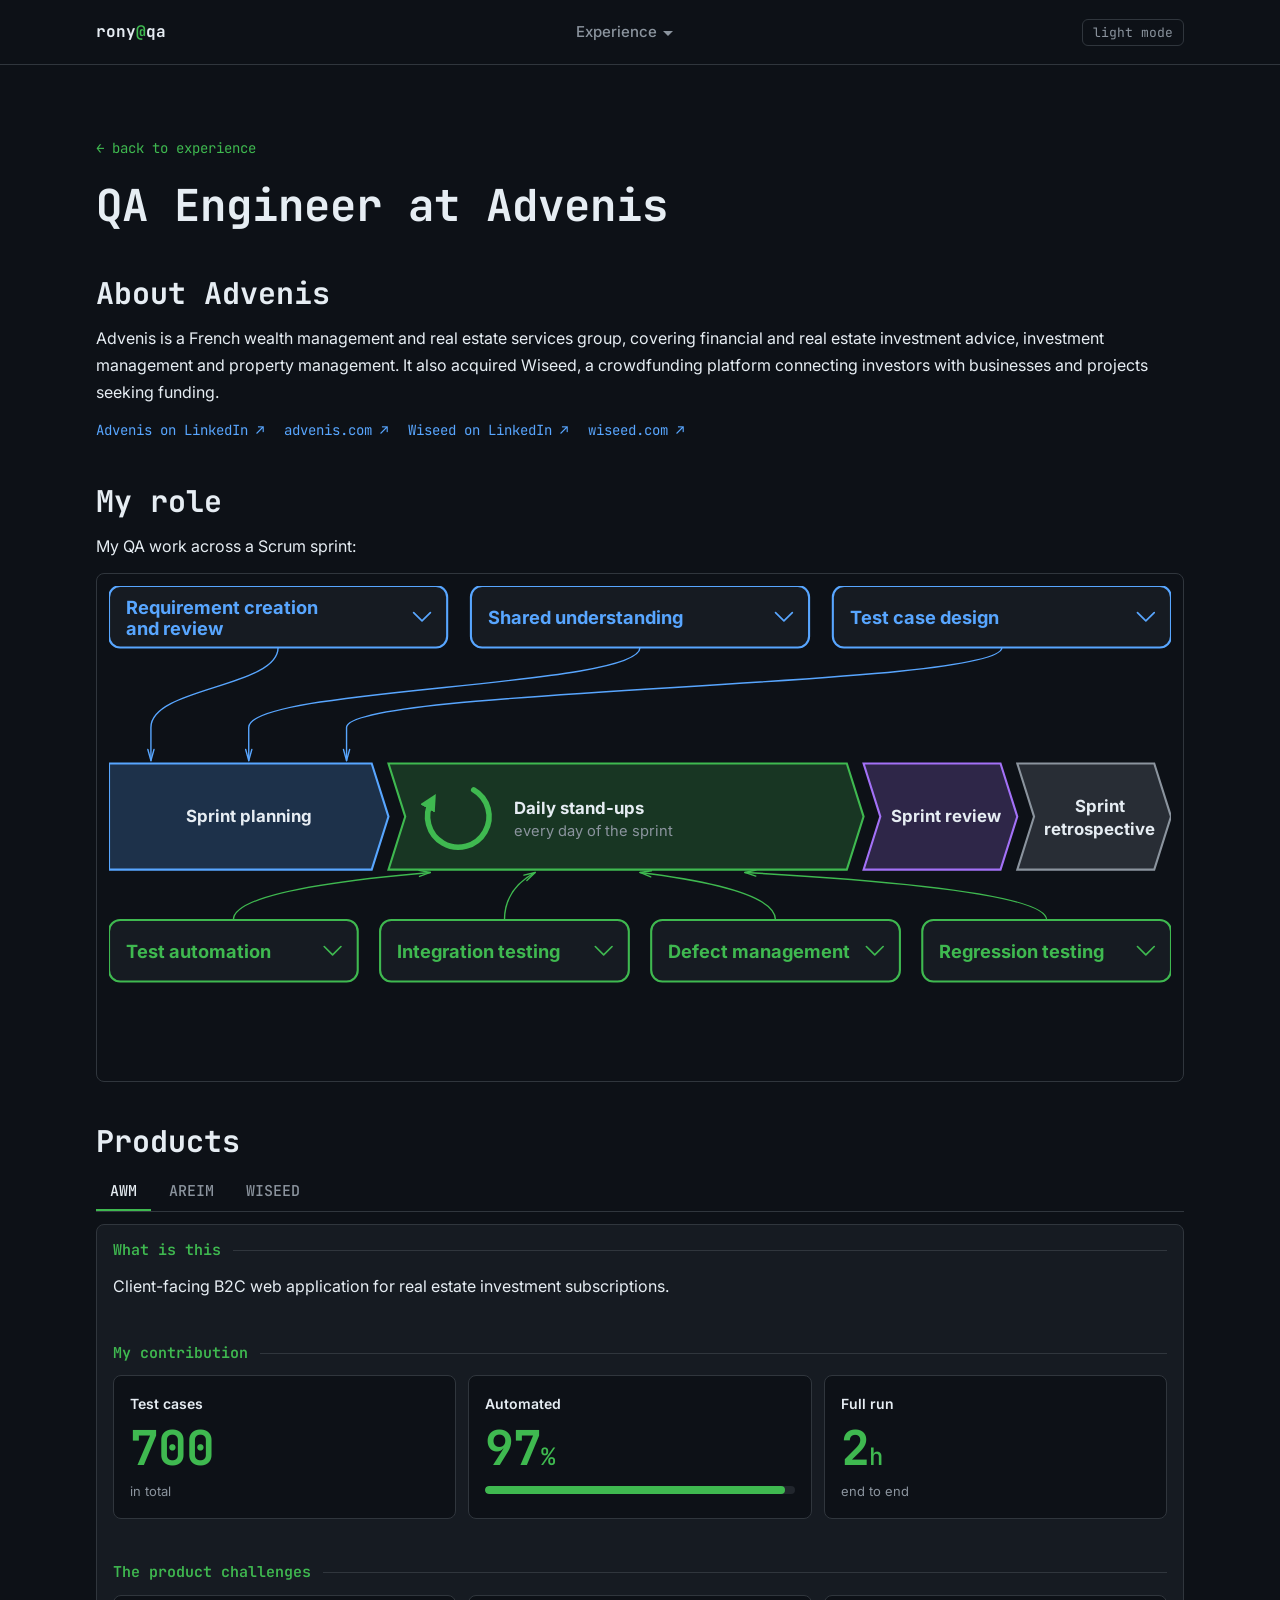
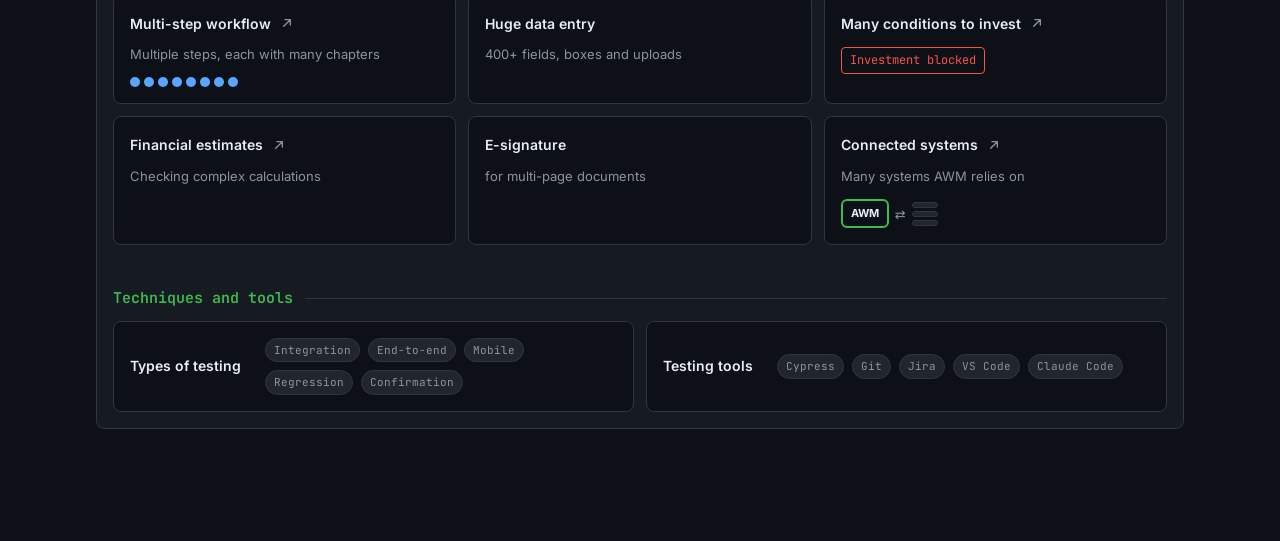
<file: experience/advenis.html>
<!DOCTYPE html>
<html lang="en">
  <head>
    <meta charset="utf-8" />
    <meta name="viewport" content="width=device-width, initial-scale=1" />
    <title>Portfolio Advenis</title>
    <!-- Google tag (gtag.js) -->
    <script
      async
      src="https://www.googletagmanager.com/gtag/js?id=G-P032M511N7"
    ></script>
    <script src="../analytics.js"></script>
    <script src="../theme-init.js"></script>
    <link rel="stylesheet" href="../common.css" />
    <link rel="stylesheet" href="job.css" />
    <script src="../commonScript.js" defer></script>
  </head>

  <body>
    <header class="site-header">
      <div class="site-header-inner section-layout">
        <a class="brand" href="../index.html">rony<span>@</span>qa</a>
        <nav class="menu">
          <div class="menu-dropdown">
            <a href="#" class="menu-dropdown-toggle">Experience</a>
            <div class="menu-dropdown-list">
              <a href="../experience/ats.html">ATS</a>
              <a href="../experience/advenis.html">Advenis</a>
            </div>
          </div>
          <a href="../index.html#projects" hidden>Projects</a>
        </nav>
        <button type="button" class="theme-toggle">light mode</button>
      </div>
    </header>

    <main>
      <article class="job-details section-layout section-properties">
        <a href="../index.html#experience" class="eyebrow">&larr; back to experience</a>
        <h1>QA Engineer at Advenis</h1>

        <section class="job-section">
          <h2>About Advenis</h2>
          <p>Advenis is a French wealth management and real estate services group, covering financial and real estate investment advice, investment management and property management. It also acquired Wiseed, a crowdfunding platform connecting investors with businesses and projects seeking funding.</p>
          <div class="job-links">
            <a href="https://www.linkedin.com/company/advenis/about/" target="_blank" rel="noopener noreferrer">Advenis on LinkedIn &#8599;</a>
            <a href="https://www.advenis.com/" target="_blank" rel="noopener noreferrer">advenis.com &#8599;</a>
            <a href="https://www.linkedin.com/company/wiseed/about/" target="_blank" rel="noopener noreferrer">Wiseed on LinkedIn &#8599;</a>
            <a href="https://www.wiseed.com/" target="_blank" rel="noopener noreferrer">wiseed.com &#8599;</a>
          </div>
        </section>

        <section class="job-section">
          <h2>My role</h2>
          <p>My QA work across a Scrum sprint:</p>
          <figure class="scrum-figure">
            <div class="scrum-scroll">
              <svg class="scrum-svg" viewBox="0 0 760 346" role="img" aria-label="The Scrum sprint as a timeline: sprint planning, daily stand-ups, sprint review and sprint retrospective. At the start: Requirement creation and review, Shared understanding, Test case design. During the sprint: Test automation, Integration testing, Defect management, Regression testing."><defs><marker id="scrum-link" viewBox="0 0 10 10" refX="9" refY="5" markerUnits="userSpaceOnUse" markerWidth="10" markerHeight="10" orient="auto-start-reverse"><path d="M1 2.8 L9 5 L1 7.2" fill="none" stroke="var(--link)" stroke-width="1" stroke-linecap="round" stroke-linejoin="round"/></marker><marker id="scrum-accent" viewBox="0 0 10 10" refX="9" refY="5" markerUnits="userSpaceOnUse" markerWidth="10" markerHeight="10" orient="auto-start-reverse"><path d="M1 2.8 L9 5 L1 7.2" fill="none" stroke="var(--accent)" stroke-width="1" stroke-linecap="round" stroke-linejoin="round"/></marker><marker id="scrum-warn" viewBox="0 0 10 10" refX="9" refY="5" markerUnits="userSpaceOnUse" markerWidth="10" markerHeight="10" orient="auto-start-reverse"><path d="M1 2.8 L9 5 L1 7.2" fill="none" stroke="var(--warn)" stroke-width="1" stroke-linecap="round" stroke-linejoin="round"/></marker><marker id="scrum-violet" viewBox="0 0 10 10" refX="9" refY="5" markerUnits="userSpaceOnUse" markerWidth="10" markerHeight="10" orient="auto-start-reverse"><path d="M1 2.8 L9 5 L1 7.2" fill="none" stroke="var(--violet)" stroke-width="1" stroke-linecap="round" stroke-linejoin="round"/></marker><marker id="scrum-loop" viewBox="0 0 10 10" refX="5" refY="5" markerUnits="userSpaceOnUse" markerWidth="12" markerHeight="12" orient="auto"><path d="M0 0 L10 5 L0 10 z" fill="var(--accent)"/></marker></defs><g transform="translate(0 -177)"><polygon points="0,304 188,304 200,342 188,380 0,380" fill="var(--link)" fill-opacity=".22" stroke="var(--link)" stroke-width="1.5"/><text class="scrum-label" x="100" y="346" text-anchor="middle">Sprint planning</text><polygon points="200,304 528,304 540,342 528,380 200,380 212,342" fill="var(--accent)" fill-opacity=".22" stroke="var(--accent)" stroke-width="1.5"/><polygon points="540,304 638,304 650,342 638,380 540,380 552,342" fill="var(--violet)" fill-opacity=".22" stroke="var(--violet)" stroke-width="1.5"/><text class="scrum-label" x="599" y="346" text-anchor="middle">Sprint review</text><polygon points="650,304 748,304 760,342 748,380 650,380 662,342" fill="var(--muted)" fill-opacity=".22" stroke="var(--muted)" stroke-width="1.5"/><text class="scrum-label" x="709" y="339" text-anchor="middle">Sprint</text><text class="scrum-label" x="709" y="355" text-anchor="middle">retrospective</text><path d="M261.0 322.9 A22 22 0 1 1 230.9 331.0" fill="none" stroke="var(--accent)" stroke-width="4" stroke-linecap="round" marker-end="url(#scrum-loop)"/><text class="scrum-label" x="290" y="340">Daily stand-ups</text><text class="scrum-sub" x="290" y="356">every day of the sprint</text></g><path d="M121 44 C121 72.6 30 72.6 30 101.2 L30 125" fill="none" stroke="var(--link)" stroke-width="1" stroke-linecap="round" marker-end="url(#scrum-link)"/><path d="M380 44 C380 72.6 100 72.6 100 101.2 L100 125" fill="none" stroke="var(--link)" stroke-width="1" stroke-linecap="round" marker-end="url(#scrum-link)"/><path d="M639 44 C639 72.6 170 72.6 170 101.2 L170 125" fill="none" stroke="var(--link)" stroke-width="1" stroke-linecap="round" marker-end="url(#scrum-link)"/><path d="M89 239 Q89 217 230 205" fill="none" stroke="var(--accent)" stroke-width="1" stroke-linecap="round" marker-end="url(#scrum-accent)"/><path d="M283 239 Q283 217 305 205" fill="none" stroke="var(--accent)" stroke-width="1" stroke-linecap="round" marker-end="url(#scrum-accent)"/><path d="M477 239 Q477 217 380 205" fill="none" stroke="var(--accent)" stroke-width="1" stroke-linecap="round" marker-end="url(#scrum-accent)"/><path d="M671 239 Q671 217 455 205" fill="none" stroke="var(--accent)" stroke-width="1" stroke-linecap="round" marker-end="url(#scrum-accent)"/><g class="scrum-box" tabindex="0" style="--c:var(--link);--clip:75px" transform="translate(0 0)"><g class="scrum-rest"><rect x="0" y="0" width="242" height="44" rx="8" fill="var(--surface)" stroke="var(--link)" stroke-width="1.5"/><text class="scrum-title" x="12" y="20" fill="var(--link)">Requirement creation</text><text class="scrum-title" x="12" y="35" fill="var(--link)">and review</text><path class="scrum-chev" d="M218 19 L224 25 L230 19"/></g><g class="scrum-ex"><rect x="0" y="0" width="242" height="119" rx="8" fill="var(--surface)" stroke="var(--link)" stroke-width="1.5"/><text class="scrum-title" x="12" y="22" fill="var(--link)">Requirement creation</text><text class="scrum-title" x="12" y="38" fill="var(--link)">and review</text><text class="scrum-body" x="12" y="60">Wrote specifications, reviewed</text><text class="scrum-body" x="12" y="75">with the Product Owner and</text><text class="scrum-body" x="12" y="90">developers for accuracy and</text><text class="scrum-body" x="12" y="105">completeness.</text></g></g><g class="scrum-box" tabindex="0" style="--c:var(--link);--clip:75px" transform="translate(259 0)"><g class="scrum-rest"><rect x="0" y="0" width="242" height="44" rx="8" fill="var(--surface)" stroke="var(--link)" stroke-width="1.5"/><text class="scrum-title" x="12" y="27" fill="var(--link)">Shared understanding</text><path class="scrum-chev" d="M218 19 L224 25 L230 19"/></g><g class="scrum-ex"><rect x="0" y="0" width="242" height="119" rx="8" fill="var(--surface)" stroke="var(--link)" stroke-width="1.5"/><text class="scrum-title" x="12" y="22" fill="var(--link)">Shared understanding</text><text class="scrum-body" x="12" y="44">Noticed mismatched information</text><text class="scrum-body" x="12" y="59">between developers and the</text><text class="scrum-body" x="12" y="74">Product Owner, and aligned them</text><text class="scrum-body" x="12" y="89">with clear, up-to-date</text><text class="scrum-body" x="12" y="104">specifications.</text></g></g><g class="scrum-box" tabindex="0" style="--c:var(--link);--clip:75px" transform="translate(518 0)"><g class="scrum-rest"><rect x="0" y="0" width="242" height="44" rx="8" fill="var(--surface)" stroke="var(--link)" stroke-width="1.5"/><text class="scrum-title" x="12" y="27" fill="var(--link)">Test case design</text><path class="scrum-chev" d="M218 19 L224 25 L230 19"/></g><g class="scrum-ex"><rect x="0" y="0" width="242" height="119" rx="8" fill="var(--surface)" stroke="var(--link)" stroke-width="1.5"/><text class="scrum-title" x="12" y="22" fill="var(--link)">Test case design</text><text class="scrum-body" x="12" y="44">Designed test cases for UI,</text><text class="scrum-body" x="12" y="59">mobile and end-to-end: valid,</text><text class="scrum-body" x="12" y="74">invalid and edge cases.</text></g></g><g class="scrum-box" tabindex="0" style="--c:var(--accent);--clip:59px" transform="translate(0 239)"><g class="scrum-rest"><rect x="0" y="0" width="178" height="44" rx="8" fill="var(--surface)" stroke="var(--accent)" stroke-width="1.5"/><text class="scrum-title" x="12" y="27" fill="var(--accent)">Test automation</text><path class="scrum-chev" d="M154 19 L160 25 L166 19"/></g><g class="scrum-ex"><rect x="0" y="0" width="178" height="103" rx="8" fill="var(--surface)" stroke="var(--accent)" stroke-width="1.5"/><text class="scrum-title" x="12" y="22" fill="var(--accent)">Test automation</text><text class="scrum-body" x="12" y="44">Wrote Cypress tests</text><text class="scrum-body" x="12" y="59">that check the app by</text><text class="scrum-body" x="12" y="74">themselves. Used Git</text><text class="scrum-body" x="12" y="89">for version control.</text></g></g><g class="scrum-box" tabindex="0" style="--c:var(--accent);--clip:59px" transform="translate(194 239)"><g class="scrum-rest"><rect x="0" y="0" width="178" height="44" rx="8" fill="var(--surface)" stroke="var(--accent)" stroke-width="1.5"/><text class="scrum-title" x="12" y="27" fill="var(--accent)">Integration testing</text><path class="scrum-chev" d="M154 19 L160 25 L166 19"/></g><g class="scrum-ex"><rect x="0" y="0" width="178" height="103" rx="8" fill="var(--surface)" stroke="var(--accent)" stroke-width="1.5"/><text class="scrum-title" x="12" y="22" fill="var(--accent)">Integration testing</text><text class="scrum-body" x="12" y="44">Checked communication</text><text class="scrum-body" x="12" y="59">and data exchange</text><text class="scrum-body" x="12" y="74">between the application</text><text class="scrum-body" x="12" y="89">and other systems.</text></g></g><g class="scrum-box" tabindex="0" style="--c:var(--accent);--clip:59px" transform="translate(388 239)"><g class="scrum-rest"><rect x="0" y="0" width="178" height="44" rx="8" fill="var(--surface)" stroke="var(--accent)" stroke-width="1.5"/><text class="scrum-title" x="12" y="27" fill="var(--accent)">Defect management</text><path class="scrum-chev" d="M154 19 L160 25 L166 19"/></g><g class="scrum-ex"><rect x="0" y="0" width="178" height="103" rx="8" fill="var(--surface)" stroke="var(--accent)" stroke-width="1.5"/><text class="scrum-title" x="12" y="22" fill="var(--accent)">Defect management</text><text class="scrum-body" x="12" y="44">Wrote clear Jira bug</text><text class="scrum-body" x="12" y="59">tickets and followed</text><text class="scrum-body" x="12" y="74">each until the fix was</text><text class="scrum-body" x="12" y="89">validated.</text></g></g><g class="scrum-box" tabindex="0" style="--c:var(--accent);--clip:59px" transform="translate(582 239)"><g class="scrum-rest"><rect x="0" y="0" width="178" height="44" rx="8" fill="var(--surface)" stroke="var(--accent)" stroke-width="1.5"/><text class="scrum-title" x="12" y="27" fill="var(--accent)">Regression testing</text><path class="scrum-chev" d="M154 19 L160 25 L166 19"/></g><g class="scrum-ex"><rect x="0" y="0" width="178" height="103" rx="8" fill="var(--surface)" stroke="var(--accent)" stroke-width="1.5"/><text class="scrum-title" x="12" y="22" fill="var(--accent)">Regression testing</text><text class="scrum-body" x="12" y="44">Tested early, confirmed</text><text class="scrum-body" x="12" y="59">bug fixes, ran full</text><text class="scrum-body" x="12" y="74">regression before each</text><text class="scrum-body" x="12" y="89">release.</text></g></g></svg>
            </div>
          </figure>
        </section>

        <section class="job-section">
          <h2>Products</h2>
          <div class="project-tabs" role="tablist" aria-label="Advenis projects">
            <button type="button" role="tab" id="tab-awm" class="project-tab" aria-selected="true" aria-controls="panel-awm">AWM</button>
            <button type="button" role="tab" id="tab-areim" class="project-tab" aria-selected="false" aria-controls="panel-areim" tabindex="-1">AREIM</button>
            <button type="button" role="tab" id="tab-wiseed" class="project-tab" aria-selected="false" aria-controls="panel-wiseed" tabindex="-1">WISEED</button>
          </div>

          <div class="project-panel" id="panel-awm" role="tabpanel" aria-labelledby="tab-awm">
            <section class="dash-group">
              <h3 class="dash-group-title">What is this</h3>
              <p>Client-facing B2C web application for real estate investment subscriptions.</p>
            </section>

            <section class="dash-group">
            <h3 class="dash-group-title">My contribution</h3>
            <div class="dash">
            <div class="dash-card dash-static">
              <span class="dash-top"><span class="dash-lead"><span class="dash-title">Test cases</span></span></span>
              <span class="dash-stat">700</span>
              <span class="dash-sub">in total</span>
            </div>
            <div class="dash-card dash-static">
              <span class="dash-top"><span class="dash-lead"><span class="dash-title">Automated</span></span></span>
              <span class="dash-stat">97<small>%</small></span>
              <span class="dash-track" aria-hidden="true"><span class="dash-fill" style="width: 97%"></span></span>
            </div>
            <div class="dash-card dash-static dash-full-mobile">
              <span class="dash-top"><span class="dash-lead"><span class="dash-title">Full run</span></span></span>
              <span class="dash-stat">2<small>h</small></span>
              <span class="dash-sub">end to end</span>
            </div>
            </div>
            </section>

            <section class="dash-group">
            <h3 class="dash-group-title">The product challenges</h3>
            <div class="dash">
            <button type="button" class="dash-card" data-modal="modal-workflow">
              <span class="dash-top"><span class="dash-lead"><span class="dash-title">Multi-step workflow</span></span><svg class="dash-arrow" viewBox="0 0 24 24" fill="none" stroke="currentColor" stroke-width="2" stroke-linecap="round" stroke-linejoin="round" aria-hidden="true"><path d="M7 17L17 7M9 7h8v8" /></svg></span>
              <span class="dash-sub">Multiple steps, each with many chapters</span>
                <span class="dash-viz"><span class="dash-dots" aria-hidden="true"><i></i><i></i><i></i><i></i><i></i><i></i><i></i><i></i></span></span>
            </button>
            <div class="dash-card dash-static">
              <span class="dash-top"><span class="dash-lead"><span class="dash-title">Huge data entry</span></span></span>
              <span class="dash-sub">400+ fields, boxes and uploads</span>
            </div>
            <button type="button" class="dash-card" data-modal="modal-conditions">
              <span class="dash-top"><span class="dash-lead"><span class="dash-title">Many conditions to invest</span></span><svg class="dash-arrow" viewBox="0 0 24 24" fill="none" stroke="currentColor" stroke-width="2" stroke-linecap="round" stroke-linejoin="round" aria-hidden="true"><path d="M7 17L17 7M9 7h8v8" /></svg></span>
                <span class="dash-viz"><span class="rule-blocked">Investment blocked</span></span>
            </button>
            <button type="button" class="dash-card" data-modal="modal-estimates">
              <span class="dash-top"><span class="dash-lead"><span class="dash-title">Financial estimates</span></span><svg class="dash-arrow" viewBox="0 0 24 24" fill="none" stroke="currentColor" stroke-width="2" stroke-linecap="round" stroke-linejoin="round" aria-hidden="true"><path d="M7 17L17 7M9 7h8v8" /></svg></span>
              <span class="dash-sub">Checking complex calculations</span>
            </button>
            <div class="dash-card dash-static">
              <span class="dash-top"><span class="dash-lead"><span class="dash-title">E-signature</span></span></span>
              <span class="dash-sub">for multi-page documents</span>
            </div>
            <button type="button" class="dash-card" data-modal="modal-systems">
              <span class="dash-top"><span class="dash-lead"><span class="dash-title">Connected systems</span></span><svg class="dash-arrow" viewBox="0 0 24 24" fill="none" stroke="currentColor" stroke-width="2" stroke-linecap="round" stroke-linejoin="round" aria-hidden="true"><path d="M7 17L17 7M9 7h8v8" /></svg></span>
              <span class="dash-sub">Many systems AWM relies on</span>
              <span class="dash-viz"><span class="dash-mini" aria-hidden="true"><span class="dash-mini-hub">AWM</span><span class="dash-mini-ar">⇄</span><span class="dash-mini-sp"><i></i><i></i><i></i></span></span></span>
            </button>
            </div>
            </section>

            <section class="dash-group">
            <h3 class="dash-group-title">Techniques and tools</h3>
            <div class="dash">
            <div class="dash-card dash-strip dash-static">
              <span class="dash-strip-left">
                <span class="dash-top"><span class="dash-lead"><span class="dash-title">Types of testing</span></span></span>
              </span>
              <span class="dash-viz"><span class="dash-chip">Integration</span><span class="dash-chip">End-to-end</span><span class="dash-chip">Mobile</span><span class="dash-chip">Regression</span><span class="dash-chip">Confirmation</span></span>
            </div>
            <div class="dash-card dash-strip dash-static">
              <span class="dash-strip-left">
                <span class="dash-top"><span class="dash-lead"><span class="dash-title">Testing tools</span></span></span>
              </span>
              <span class="dash-viz"><span class="dash-chip">Cypress</span><span class="dash-chip">Git</span><span class="dash-chip">Jira</span><span class="dash-chip">VS Code</span><span class="dash-chip">Claude Code</span></span>
            </div>
            </div>
            </section>

            <dialog class="dash-dialog" id="modal-workflow" aria-labelledby="modal-workflow-title">
              <div class="dash-head">
                <div>
                  <h3 class="dash-dtitle" id="modal-workflow-title">Multi-step workflow</h3>
                </div>
                <button type="button" class="dash-close" aria-label="Close"><svg viewBox="0 0 24 24" fill="none" stroke="currentColor" stroke-width="2" stroke-linecap="round" aria-hidden="true"><path d="M5 5l14 14M19 5L5 19" /></svg></button>
              </div>
              <div class="dash-body">
                <ol class="hstepper"><li><i>1</i>Objectifs</li><li><i>2</i>Informations</li><li><i>3</i>Situation</li><li><i>4</i>Adéquation</li><li><i>5</i>Conseils</li><li><i>6</i>Documents</li><li><i>7</i>Signature</li><li><i>8</i>Paiement</li></ol>
                <p>Each step can have many chapters. The content of each step differs depending on the subscription type: individual, legal entity, or joint subscription.</p>
                <figure class="shot">
                  <button type="button" class="shot-open shot-full" aria-label="Enlarge: AWM investment objectives page"><img src="../images/awm/objectives.png" alt="AWM investment objectives page, the first step of the subscription" loading="lazy" /></button>                </figure>
              </div>
            </dialog>

            <dialog class="dash-dialog" id="modal-conditions" aria-labelledby="modal-conditions-title">
              <div class="dash-head">
                <div>
                  <h3 class="dash-dtitle" id="modal-conditions-title">Many conditions to invest</h3>
                </div>
                <button type="button" class="dash-close" aria-label="Close"><svg viewBox="0 0 24 24" fill="none" stroke="currentColor" stroke-width="2" stroke-linecap="round" aria-hidden="true"><path d="M5 5l14 14M19 5L5 19" /></svg></button>
              </div>
              <div class="dash-body">
                <p>Some clients are stopped before they can invest. These are only a sample.</p>
                <ul class="rule-cards"><li class="rule-card"><svg class="rule-card-ic" viewBox="0 0 24 24" fill="none" stroke="currentColor" stroke-width="1.8" stroke-linecap="round" stroke-linejoin="round" aria-hidden="true"><path d="M12 3l8 3v6c0 5-3.5 8-8 9-4.5-1-8-4-8-9V6z" /></svg><span>Age outside the limit</span><span class="rule-blocked">Blocked</span></li><li class="rule-card"><svg class="rule-card-ic" viewBox="0 0 24 24" fill="none" stroke="currentColor" stroke-width="1.8" stroke-linecap="round" stroke-linejoin="round" aria-hidden="true"><path d="M12 3l8 3v6c0 5-3.5 8-8 9-4.5-1-8-4-8-9V6z" /></svg><span>Politically exposed person</span><span class="rule-blocked">Blocked</span></li><li class="rule-card"><svg class="rule-card-ic" viewBox="0 0 24 24" fill="none" stroke="currentColor" stroke-width="1.8" stroke-linecap="round" stroke-linejoin="round" aria-hidden="true"><path d="M12 3l8 3v6c0 5-3.5 8-8 9-4.5-1-8-4-8-9V6z" /></svg><span>Tax residence in a refused country</span><span class="rule-blocked">Blocked</span></li><li class="rule-card"><svg class="rule-card-ic" viewBox="0 0 24 24" fill="none" stroke="currentColor" stroke-width="1.8" stroke-linecap="round" stroke-linejoin="round" aria-hidden="true"><path d="M12 3l8 3v6c0 5-3.5 8-8 9-4.5-1-8-4-8-9V6z" /></svg><span>Financial knowledge too low</span><span class="rule-blocked">Blocked</span></li></ul>
              </div>
            </dialog>

            <dialog class="dash-dialog" id="modal-estimates" aria-labelledby="modal-estimates-title">
              <div class="dash-head">
                <div>
                  <h3 class="dash-dtitle" id="modal-estimates-title">Financial estimates</h3>
                </div>
                <button type="button" class="dash-close" aria-label="Close"><svg viewBox="0 0 24 24" fill="none" stroke="currentColor" stroke-width="2" stroke-linecap="round" aria-hidden="true"><path d="M5 5l14 14M19 5L5 19" /></svg></button>
              </div>
              <div class="dash-body">
                <p>Investment and financial estimates, checking complex calculations.</p>
                <div class="shot-pair">
                  <button type="button" class="shot-open shot-full" aria-label="Enlarge: AWM investment amount and duration"><img src="../images/awm/estimate-inputs.png" alt="AWM estimate page with the investment amount and duration sliders and the share price comparison" loading="lazy" /></button>
                  <button type="button" class="shot-open shot-full" aria-label="Enlarge: AWM results and projection"><img src="../images/awm/estimate-results.png" alt="AWM results with the potential net wealth and the yearly projection chart" loading="lazy" /></button>
                </div>
              </div>
            </dialog>

            <dialog class="dash-dialog" id="modal-systems" aria-labelledby="modal-systems-title">
              <div class="dash-head">
                <div>
                  <h3 class="dash-dtitle" id="modal-systems-title">Connected systems</h3>
                </div>
                <button type="button" class="dash-close" aria-label="Close"><svg viewBox="0 0 24 24" fill="none" stroke="currentColor" stroke-width="2" stroke-linecap="round" aria-hidden="true"><path d="M5 5l14 14M19 5L5 19" /></svg></button>
              </div>
              <div class="dash-body">
                <p>AWM relies on other systems, each one to test. For example:</p>
                <div class="dash-diagram">
                  <div class="dash-hub">AWM<span>web application</span></div>
                  <span class="dash-link" aria-hidden="true">⇄</span>
                  <div class="dash-nodes"><div class="dash-node"><strong>Database</strong><span>Saves the client and the subscription, so the saved data must match what was entered</span></div><div class="dash-node"><strong>Investment validation</strong><span>Confirms the investment is allowed, and blocks the client if not</span></div><div class="dash-node"><strong>Document checks</strong><span>Checks the uploaded files are valid, and rejects the wrong ones</span></div></div>
                </div>
              </div>
            </dialog>
          </div>

          <div class="project-panel" id="panel-areim" role="tabpanel" aria-labelledby="tab-areim" hidden>
            <section class="dash-group">
              <h3 class="dash-group-title">What is this</h3>
              <p>B2B web application for real estate investment subscriptions, used by financial advisors to complete subscriptions on behalf of their clients.</p>
            </section>

            <section class="dash-group">
              <h3 class="dash-group-title">My contribution</h3>
              <div class="dash">
              <div class="dash-card dash-static">
                <span class="dash-top"><span class="dash-lead"><span class="dash-title">Test cases</span></span></span>
                <span class="dash-stat">400</span>
                <span class="dash-sub">in total</span>
              </div>
              </div>
            </section>

            <section class="dash-group">
              <h3 class="dash-group-title">The product challenges</h3>
              <div class="dash">
            <button type="button" class="dash-card" data-modal="modal-areim-workflow">
              <span class="dash-top"><span class="dash-lead"><span class="dash-title">Multi-step workflow</span></span><svg class="dash-arrow" viewBox="0 0 24 24" fill="none" stroke="currentColor" stroke-width="2" stroke-linecap="round" stroke-linejoin="round" aria-hidden="true"><path d="M7 17L17 7M9 7h8v8" /></svg></span>
              <span class="dash-sub">Multiple steps, each with many chapters</span>
              <span class="dash-viz"><span class="dash-dots" aria-hidden="true"><i></i><i></i><i></i><i></i><i></i><i></i></span></span>
            </button>
            <div class="dash-card dash-static">
              <span class="dash-top"><span class="dash-lead"><span class="dash-title">Huge data entry</span></span></span>
              <span class="dash-sub">400+ fields, boxes and uploads</span>
            </div>
            <button type="button" class="dash-card" data-modal="modal-areim-conditions">
              <span class="dash-top"><span class="dash-lead"><span class="dash-title">Many conditions to invest</span></span><svg class="dash-arrow" viewBox="0 0 24 24" fill="none" stroke="currentColor" stroke-width="2" stroke-linecap="round" stroke-linejoin="round" aria-hidden="true"><path d="M7 17L17 7M9 7h8v8" /></svg></span>
              <span class="dash-viz"><span class="rule-blocked">Investment blocked</span></span>
            </button>
            <button type="button" class="dash-card" data-modal="modal-areim-estimates">
              <span class="dash-top"><span class="dash-lead"><span class="dash-title">Financial estimates</span></span><svg class="dash-arrow" viewBox="0 0 24 24" fill="none" stroke="currentColor" stroke-width="2" stroke-linecap="round" stroke-linejoin="round" aria-hidden="true"><path d="M7 17L17 7M9 7h8v8" /></svg></span>
              <span class="dash-sub">Checking complex calculations</span>
            </button>
            <div class="dash-card dash-static">
              <span class="dash-top"><span class="dash-lead"><span class="dash-title">E-signature</span></span></span>
              <span class="dash-sub">for multi-page documents</span>
            </div>
            <button type="button" class="dash-card" data-modal="modal-areim-systems">
              <span class="dash-top"><span class="dash-lead"><span class="dash-title">Connected systems</span></span><svg class="dash-arrow" viewBox="0 0 24 24" fill="none" stroke="currentColor" stroke-width="2" stroke-linecap="round" stroke-linejoin="round" aria-hidden="true"><path d="M7 17L17 7M9 7h8v8" /></svg></span>
              <span class="dash-sub">Many systems AREIM relies on</span>
              <span class="dash-viz"><span class="dash-mini" aria-hidden="true"><span class="dash-mini-hub">AREIM</span><span class="dash-mini-ar">⇄</span><span class="dash-mini-sp"><i></i><i></i><i></i></span></span></span>
            </button>
              </div>
            </section>

            <dialog class="dash-dialog" id="modal-areim-workflow" aria-labelledby="modal-areim-workflow-title">
              <div class="dash-head">
                <div>
                  <h3 class="dash-dtitle" id="modal-areim-workflow-title">Multi-step workflow</h3>
                </div>
                <button type="button" class="dash-close" aria-label="Close"><svg viewBox="0 0 24 24" fill="none" stroke="currentColor" stroke-width="2" stroke-linecap="round" aria-hidden="true"><path d="M5 5l14 14M19 5L5 19" /></svg></button>
              </div>
              <div class="dash-body">
                <ol class="hstepper"><li><i>1</i>Connaissance client</li><li><i>2</i>Profil</li><li><i>3</i>Souscription de la SCPI</li><li><i>4</i>Documents règlementaires</li><li><i>5</i>Documents attendus</li><li><i>6</i>Réponse</li></ol>
                <p>Each step can have many chapters. The content of each step differs depending on the subscription type: individual, legal entity, or joint subscription.</p>
                <figure class="shot">
                  <button type="button" class="shot-open shot-full" aria-label="Enlarge: AREIM subscription steps"><img src="../images/areim/steps.png" alt="AREIM progress bar with the six steps of the subscription" loading="lazy" /></button>
                </figure>
              </div>
            </dialog>

            <dialog class="dash-dialog" id="modal-areim-conditions" aria-labelledby="modal-areim-conditions-title">
              <div class="dash-head">
                <div>
                  <h3 class="dash-dtitle" id="modal-areim-conditions-title">Many conditions to invest</h3>
                </div>
                <button type="button" class="dash-close" aria-label="Close"><svg viewBox="0 0 24 24" fill="none" stroke="currentColor" stroke-width="2" stroke-linecap="round" aria-hidden="true"><path d="M5 5l14 14M19 5L5 19" /></svg></button>
              </div>
              <div class="dash-body">
                <p>Some clients are stopped before they can invest. These are only a sample.</p>
                <ul class="rule-cards"><li class="rule-card"><svg class="rule-card-ic" viewBox="0 0 24 24" fill="none" stroke="currentColor" stroke-width="1.8" stroke-linecap="round" stroke-linejoin="round" aria-hidden="true"><path d="M12 3l8 3v6c0 5-3.5 8-8 9-4.5-1-8-4-8-9V6z" /></svg><span>Age outside the limit</span><span class="rule-blocked">Blocked</span></li><li class="rule-card"><svg class="rule-card-ic" viewBox="0 0 24 24" fill="none" stroke="currentColor" stroke-width="1.8" stroke-linecap="round" stroke-linejoin="round" aria-hidden="true"><path d="M12 3l8 3v6c0 5-3.5 8-8 9-4.5-1-8-4-8-9V6z" /></svg><span>Politically exposed person</span><span class="rule-blocked">Blocked</span></li><li class="rule-card"><svg class="rule-card-ic" viewBox="0 0 24 24" fill="none" stroke="currentColor" stroke-width="1.8" stroke-linecap="round" stroke-linejoin="round" aria-hidden="true"><path d="M12 3l8 3v6c0 5-3.5 8-8 9-4.5-1-8-4-8-9V6z" /></svg><span>Tax residence in a refused country</span><span class="rule-blocked">Blocked</span></li><li class="rule-card"><svg class="rule-card-ic" viewBox="0 0 24 24" fill="none" stroke="currentColor" stroke-width="1.8" stroke-linecap="round" stroke-linejoin="round" aria-hidden="true"><path d="M12 3l8 3v6c0 5-3.5 8-8 9-4.5-1-8-4-8-9V6z" /></svg><span>Financial knowledge too low</span><span class="rule-blocked">Blocked</span></li></ul>
              </div>
            </dialog>

            <dialog class="dash-dialog" id="modal-areim-estimates" aria-labelledby="modal-areim-estimates-title">
              <div class="dash-head">
                <div>
                  <h3 class="dash-dtitle" id="modal-areim-estimates-title">Financial estimates</h3>
                </div>
                <button type="button" class="dash-close" aria-label="Close"><svg viewBox="0 0 24 24" fill="none" stroke="currentColor" stroke-width="2" stroke-linecap="round" aria-hidden="true"><path d="M5 5l14 14M19 5L5 19" /></svg></button>
              </div>
              <div class="dash-body">
                <p>Investment and financial estimates, checking complex calculations.</p>
                <button type="button" class="shot-open shot-full" aria-label="Enlarge: AREIM fee structure"><img src="../images/areim/estimate.png" alt="AREIM fee structure tables with the costs and fees of the investment" loading="lazy" /></button>
              </div>
            </dialog>

            <dialog class="dash-dialog" id="modal-areim-systems" aria-labelledby="modal-areim-systems-title">
              <div class="dash-head">
                <div>
                  <h3 class="dash-dtitle" id="modal-areim-systems-title">Connected systems</h3>
                </div>
                <button type="button" class="dash-close" aria-label="Close"><svg viewBox="0 0 24 24" fill="none" stroke="currentColor" stroke-width="2" stroke-linecap="round" aria-hidden="true"><path d="M5 5l14 14M19 5L5 19" /></svg></button>
              </div>
              <div class="dash-body">
                <p>AREIM relies on other systems, each one to test. For example:</p>
                <div class="dash-diagram">
                  <div class="dash-hub">AREIM<span>web application</span></div>
                  <span class="dash-link" aria-hidden="true">⇄</span>
                  <div class="dash-nodes"><div class="dash-node"><strong>Database</strong><span>Saves the client and the subscription, so the saved data must match what was entered</span></div><div class="dash-node"><strong>Investment validation</strong><span>Confirms the investment is allowed, and blocks the client if not</span></div><div class="dash-node"><strong>Document checks</strong><span>Checks the uploaded files are valid, and rejects the wrong ones</span></div></div>
                </div>
              </div>
            </dialog>

            <section class="dash-group">
              <h3 class="dash-group-title">Techniques and tools</h3>
              <div class="dash">
              <div class="dash-card dash-strip dash-static">
                <span class="dash-strip-left">
                  <span class="dash-top"><span class="dash-lead"><span class="dash-title">Types of testing</span></span></span>
                </span>
                <span class="dash-viz"><span class="dash-chip">Integration</span><span class="dash-chip">End-to-end</span><span class="dash-chip">Regression</span><span class="dash-chip">Confirmation</span></span>
              </div>
              <div class="dash-card dash-strip dash-static">
                <span class="dash-strip-left">
                  <span class="dash-top"><span class="dash-lead"><span class="dash-title">Testing tools</span></span></span>
                </span>
                <span class="dash-viz"><span class="dash-chip">Jira</span></span>
              </div>
              </div>
            </section>
          </div>

          <div class="project-panel" id="panel-wiseed" role="tabpanel" aria-labelledby="tab-wiseed" hidden>
            <section class="dash-group">
              <h3 class="dash-group-title">What is this</h3>
              <p>Crowdfunding web application that connects investors with businesses and projects seeking funding.</p>
            </section>

            <section class="dash-group">
              <h3 class="dash-group-title">My contribution</h3>
              <div class="dash">
              <div class="dash-card dash-static">
                <span class="dash-top"><span class="dash-lead"><span class="dash-title">Test cases</span></span></span>
                <span class="dash-stat">1000</span>
                <span class="dash-sub">in total</span>
              </div>
              </div>
            </section>

            <section class="dash-group">
              <h3 class="dash-group-title">The product challenges</h3>
              <div class="dash">
            <button type="button" class="dash-card" data-modal="modal-wiseed-kyc">
              <span class="dash-top"><span class="dash-lead"><span class="dash-title">Creating a wallet: a long KYC form</span></span><svg class="dash-arrow" viewBox="0 0 24 24" fill="none" stroke="currentColor" stroke-width="2" stroke-linecap="round" stroke-linejoin="round" aria-hidden="true"><path d="M7 17L17 7M9 7h8v8" /></svg></span>
              <span class="dash-sub">200+ fields, boxes and uploads</span>
            </button>
            <button type="button" class="dash-card" data-modal="modal-wiseed-payment">
              <span class="dash-top"><span class="dash-lead"><span class="dash-title">Payment account</span></span><svg class="dash-arrow" viewBox="0 0 24 24" fill="none" stroke="currentColor" stroke-width="2" stroke-linecap="round" stroke-linejoin="round" aria-hidden="true"><path d="M7 17L17 7M9 7h8v8" /></svg></span>
              <span class="dash-sub">Recharge and withdraw money</span>
            </button>
            <button type="button" class="dash-card" data-modal="modal-wiseed-investment">
              <span class="dash-top"><span class="dash-lead"><span class="dash-title">Investment</span></span><svg class="dash-arrow" viewBox="0 0 24 24" fill="none" stroke="currentColor" stroke-width="2" stroke-linecap="round" stroke-linejoin="round" aria-hidden="true"><path d="M7 17L17 7M9 7h8v8" /></svg></span>
              <span class="dash-sub">100+ fields, boxes and uploads</span>
            </button>
            <button type="button" class="dash-card dash-half" data-modal="modal-wiseed-dashboard">
              <span class="dash-top"><span class="dash-lead"><span class="dash-title">Dashboard and transactions</span></span><svg class="dash-arrow" viewBox="0 0 24 24" fill="none" stroke="currentColor" stroke-width="2" stroke-linecap="round" stroke-linejoin="round" aria-hidden="true"><path d="M7 17L17 7M9 7h8v8" /></svg></span>
              <span class="dash-sub">Portfolio charts and transaction history</span>
            </button>
            <button type="button" class="dash-card dash-half dash-full-mobile" data-modal="modal-wiseed-missions">
              <span class="dash-top"><span class="dash-lead"><span class="dash-title">Current missions</span></span><svg class="dash-arrow" viewBox="0 0 24 24" fill="none" stroke="currentColor" stroke-width="2" stroke-linecap="round" stroke-linejoin="round" aria-hidden="true"><path d="M7 17L17 7M9 7h8v8" /></svg></span>
              <span class="dash-sub">New front-end and new back-office</span>
            </button>
              </div>
            </section>

            <section class="dash-group">
              <h3 class="dash-group-title">Techniques and tools</h3>
              <div class="dash">
            <div class="dash-card dash-strip dash-static">
              <span class="dash-strip-left">
                <span class="dash-top"><span class="dash-lead"><span class="dash-title">Types of testing</span></span></span>
              </span>
              <span class="dash-viz"><span class="dash-chip">End-to-end</span><span class="dash-chip">Mobile</span><span class="dash-chip">Regression</span><span class="dash-chip">Confirmation</span></span>
            </div>
            <div class="dash-card dash-strip dash-static">
              <span class="dash-strip-left">
                <span class="dash-top"><span class="dash-lead"><span class="dash-title">Testing tools</span></span></span>
              </span>
              <span class="dash-viz"><span class="dash-chip">Jira</span></span>
            </div>
              </div>
            </section>

            <dialog class="dash-dialog dash-dialog-wide" id="modal-wiseed-kyc" aria-labelledby="modal-wiseed-kyc-title">
              <div class="dash-head">
                <div>
                  <h3 class="dash-dtitle" id="modal-wiseed-kyc-title">Creating a wallet: a long KYC form</h3>
                </div>
                <button type="button" class="dash-close" aria-label="Close"><svg viewBox="0 0 24 24" fill="none" stroke="currentColor" stroke-width="2" stroke-linecap="round" aria-hidden="true"><path d="M5 5l14 14M19 5L5 19" /></svg></button>
              </div>
              <div class="dash-body">
              <p>Before investing, clients must complete a long multi-step KYC.</p>
              <p>Many fields only appear, or become required, under conditions.</p>
              <p>When finished, the data goes to <a href="https://www.lemonway.com/en" target="_blank" rel="noopener noreferrer">LemonWay</a>, a secure platform that validates the information. If validated, the client gets a wallet.</p>
              </div>
            </dialog>

            <dialog class="dash-dialog dash-dialog-wide" id="modal-wiseed-payment" aria-labelledby="modal-wiseed-payment-title">
              <div class="dash-head">
                <div>
                  <h3 class="dash-dtitle" id="modal-wiseed-payment-title">Payment account</h3>
                </div>
                <button type="button" class="dash-close" aria-label="Close"><svg viewBox="0 0 24 24" fill="none" stroke="currentColor" stroke-width="2" stroke-linecap="round" aria-hidden="true"><path d="M5 5l14 14M19 5L5 19" /></svg></button>
              </div>
              <div class="dash-body">
              <p>Clients add money to their wallet and take it out.</p>
              <div class="shot-grid">
                <figure class="shot">
                  <button type="button" class="shot-open shot-full" aria-label="Enlarge: Recharge"><img src="../images/wiseed/recharge.png" alt="WiSEED payment account recharge page, bank details blurred" loading="lazy" /></button>
                  <figcaption><strong>Recharge</strong></figcaption>
                </figure>
                <figure class="shot">
                  <button type="button" class="shot-open shot-full" aria-label="Enlarge: Withdraw"><img src="../images/wiseed/withdraw.png" alt="WiSEED payment account withdrawal page, bank details blurred" loading="lazy" /></button>
                  <figcaption><strong>Withdraw</strong></figcaption>
                </figure>
              </div>
              </div>
            </dialog>

            <dialog class="dash-dialog dash-dialog-wide" id="modal-wiseed-investment" aria-labelledby="modal-wiseed-investment-title">
              <div class="dash-head">
                <div>
                  <h3 class="dash-dtitle" id="modal-wiseed-investment-title">Investment</h3>
                </div>
                <button type="button" class="dash-close" aria-label="Close"><svg viewBox="0 0 24 24" fill="none" stroke="currentColor" stroke-width="2" stroke-linecap="round" aria-hidden="true"><path d="M5 5l14 14M19 5L5 19" /></svg></button>
              </div>
              <div class="dash-body">
              <p>Clients can invest in any project. Each investment is a 6-step workflow with conditions.</p>
              <div class="shot-grid">
                <figure class="shot">
                  <button type="button" class="shot-open shot-full" aria-label="Enlarge: Conditions"><img src="../images/wiseed/conditions.png" alt="WiSEED investment conditions step with boxes to check" loading="lazy" /></button>
                  <figcaption><strong>Conditions</strong>Lots of personal and financial info to fill in, and documents to provide.</figcaption>
                </figure>
                <figure class="shot">
                  <button type="button" class="shot-open shot-full" aria-label="Enlarge: Financial estimates"><img src="../images/wiseed/simulator.png" alt="WiSEED investment simulator with the financial estimates" loading="lazy" /></button>
                  <figcaption><strong>Financial estimates</strong>Complex calculations to check.</figcaption>
                </figure>
              </div>
              </div>
            </dialog>

            <dialog class="dash-dialog dash-dialog-wide" id="modal-wiseed-dashboard" aria-labelledby="modal-wiseed-dashboard-title">
              <div class="dash-head">
                <div>
                  <h3 class="dash-dtitle" id="modal-wiseed-dashboard-title">Dashboard and transactions</h3>
                </div>
                <button type="button" class="dash-close" aria-label="Close"><svg viewBox="0 0 24 24" fill="none" stroke="currentColor" stroke-width="2" stroke-linecap="round" aria-hidden="true"><path d="M5 5l14 14M19 5L5 19" /></svg></button>
              </div>
              <div class="dash-body">
              <div class="shot-grid">
                <figure class="shot">
                  <button type="button" class="shot-open shot-full" aria-label="Enlarge: Transaction history"><img src="../images/wiseed/transactions.png" alt="WiSEED transaction history table" loading="lazy" /></button>
                  <figcaption><strong>Transaction history</strong></figcaption>
                </figure>
                <figure class="shot">
                  <button type="button" class="shot-open shot-full" aria-label="Enlarge: Portfolio dashboard"><img src="../images/wiseed/dashboard.png" alt="WiSEED portfolio dashboard with activity and diversification charts" loading="lazy" /></button>
                  <figcaption><strong>Portfolio dashboard</strong></figcaption>
                </figure>
              </div>
              </div>
            </dialog>

            <dialog class="dash-dialog dash-dialog-wide" id="modal-wiseed-missions" aria-labelledby="modal-wiseed-missions-title">
              <div class="dash-head">
                <div>
                  <h3 class="dash-dtitle" id="modal-wiseed-missions-title">Current missions</h3>
                </div>
                <button type="button" class="dash-close" aria-label="Close"><svg viewBox="0 0 24 24" fill="none" stroke="currentColor" stroke-width="2" stroke-linecap="round" aria-hidden="true"><path d="M5 5l14 14M19 5L5 19" /></svg></button>
              </div>
              <div class="dash-body">
              <div class="duo">
                <div class="duo-col">
                  <h4>New front-end</h4>
                  <p>Redesign of the client website. Tested the new screens and checked there was no regression.</p>
                  <div class="tags"><span class="tag tag-pass">In progress</span></div>
                </div>
                <div class="duo-col">
                  <h4>New back-office</h4>
                  <p>Rebuild of the admin tool (activate accounts, create projects, and more). Checked it worked as before.</p>
                  <div class="tags"><span class="tag tag-pass">In progress</span></div>
                </div>
              </div>
              </div>
            </dialog>
          </div>
        </section>
      </article>
    </main>
  </body>
</html>
</file>
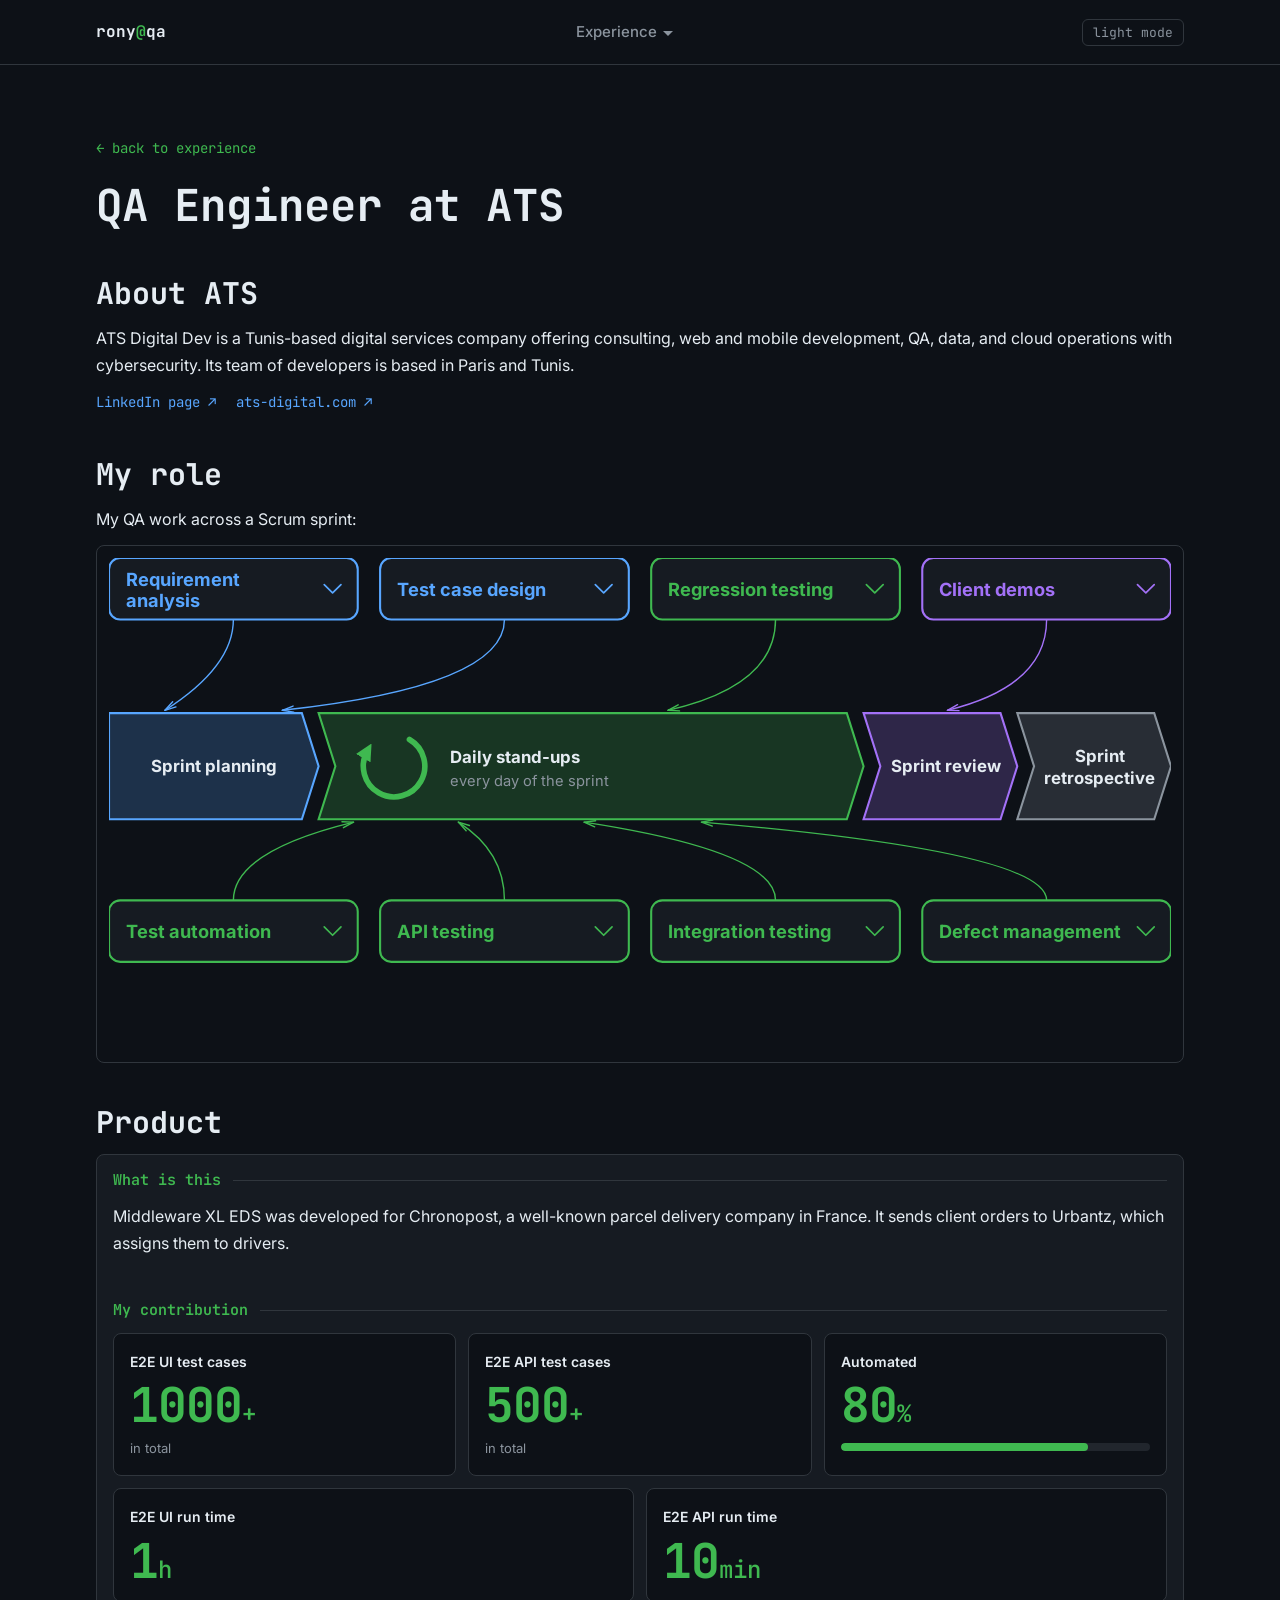
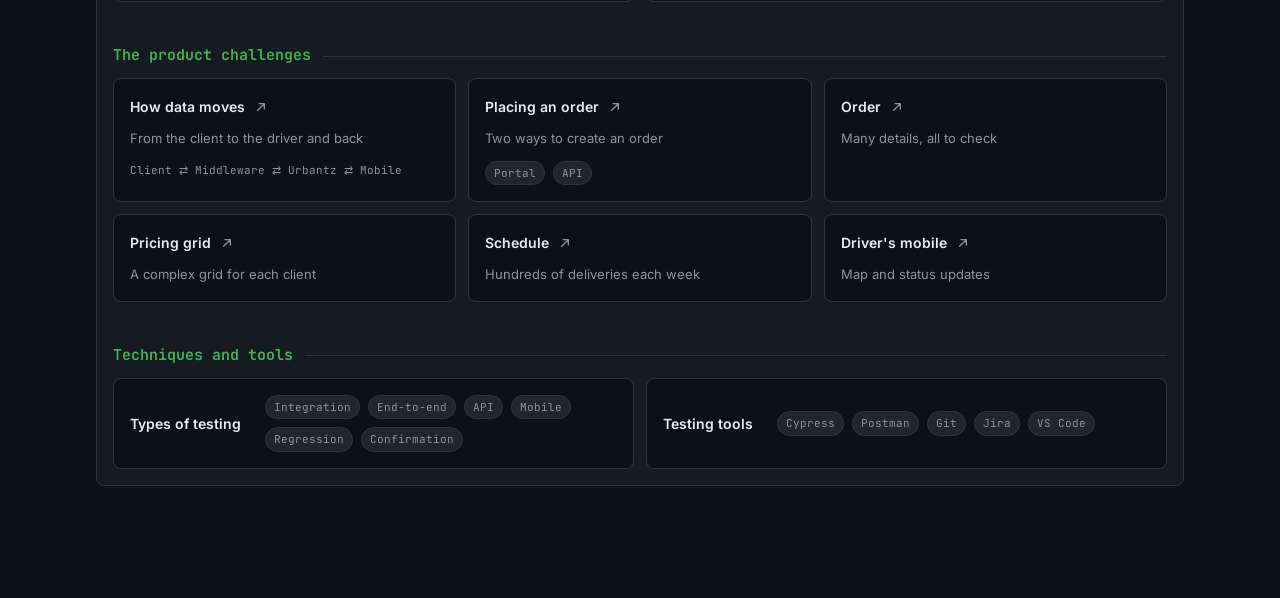
<file: experience/ats.html>
<!DOCTYPE html>
<html lang="en">
  <head>
    <meta charset="utf-8" />
    <meta name="viewport" content="width=device-width, initial-scale=1" />
    <title>Portfolio ATS</title>
    <!-- Google tag (gtag.js) -->
    <script
      async
      src="https://www.googletagmanager.com/gtag/js?id=G-P032M511N7"
    ></script>
    <script src="../analytics.js"></script>
    <script src="../theme-init.js"></script>
    <link rel="stylesheet" href="../common.css" />
    <link rel="stylesheet" href="job.css" />
    <script src="../commonScript.js" defer></script>
  </head>

  <body>
    <header class="site-header">
      <div class="site-header-inner section-layout">
        <a class="brand" href="../index.html">rony<span>@</span>qa</a>
        <nav class="menu">
          <div class="menu-dropdown">
            <a href="#" class="menu-dropdown-toggle">Experience</a>
            <div class="menu-dropdown-list">
              <a href="../experience/ats.html">ATS</a>
              <a href="../experience/advenis.html">Advenis</a>
            </div>
          </div>
          <a href="../index.html#projects" hidden>Projects</a>
        </nav>
        <button type="button" class="theme-toggle">light mode</button>
      </div>
    </header>

    <main>
      <article class="job-details section-layout section-properties">
        <a href="../index.html#experience" class="eyebrow">&larr; back to experience</a>
        <h1>QA Engineer at ATS</h1>

        <section class="job-section">
          <h2>About ATS</h2>
          <p>ATS Digital Dev is a Tunis-based digital services company offering consulting, web and mobile development, QA, data, and cloud operations with cybersecurity. Its team of developers is based in Paris and Tunis.</p>
          <div class="job-links">
            <a href="https://www.linkedin.com/company/ats---digital-dev/posts/" target="_blank" rel="noopener noreferrer">LinkedIn page &#8599;</a>
            <a href="https://www.ats-digital.com/" target="_blank" rel="noopener noreferrer">ats-digital.com &#8599;</a>
          </div>
        </section>

        <section class="job-section">
          <h2>My role</h2>
          <p>My QA work across a Scrum sprint:</p>
          <figure class="scrum-figure">
            <div class="scrum-scroll">
              <svg class="scrum-svg" viewBox="0 0 760 352" role="img" aria-label="The Scrum sprint as a timeline: sprint planning, daily stand-ups, regression, sprint review and sprint retrospective. Requirement analysis and test case design happen at the start. Test automation, API testing, integration testing and defect management happen during the sprint. Regression testing happens during the sprint too. Client demos happen at the review."><defs><marker id="scrum-link" viewBox="0 0 10 10" refX="9" refY="5" markerUnits="userSpaceOnUse" markerWidth="10" markerHeight="10" orient="auto-start-reverse"><path d="M1 2.8 L9 5 L1 7.2" fill="none" stroke="var(--link)" stroke-width="1" stroke-linecap="round" stroke-linejoin="round"/></marker><marker id="scrum-accent" viewBox="0 0 10 10" refX="9" refY="5" markerUnits="userSpaceOnUse" markerWidth="10" markerHeight="10" orient="auto-start-reverse"><path d="M1 2.8 L9 5 L1 7.2" fill="none" stroke="var(--accent)" stroke-width="1" stroke-linecap="round" stroke-linejoin="round"/></marker><marker id="scrum-warn" viewBox="0 0 10 10" refX="9" refY="5" markerUnits="userSpaceOnUse" markerWidth="10" markerHeight="10" orient="auto-start-reverse"><path d="M1 2.8 L9 5 L1 7.2" fill="none" stroke="var(--warn)" stroke-width="1" stroke-linecap="round" stroke-linejoin="round"/></marker><marker id="scrum-violet" viewBox="0 0 10 10" refX="9" refY="5" markerUnits="userSpaceOnUse" markerWidth="10" markerHeight="10" orient="auto-start-reverse"><path d="M1 2.8 L9 5 L1 7.2" fill="none" stroke="var(--violet)" stroke-width="1" stroke-linecap="round" stroke-linejoin="round"/></marker><marker id="scrum-loop" viewBox="0 0 10 10" refX="5" refY="5" markerUnits="userSpaceOnUse" markerWidth="12" markerHeight="12" orient="auto"><path d="M0 0 L10 5 L0 10 z" fill="var(--accent)"/></marker></defs><g transform="translate(0 -81)"><polygon points="0,192 138,192 150,230 138,268 0,268" fill="var(--link)" fill-opacity=".22" stroke="var(--link)" stroke-width="1.5"/><text class="scrum-label" x="75" y="234" text-anchor="middle">Sprint planning</text><polygon points="150,192 528,192 540,230 528,268 150,268 162,230" fill="var(--accent)" fill-opacity=".22" stroke="var(--accent)" stroke-width="1.5"/><polygon points="540,192 638,192 650,230 638,268 540,268 552,230" fill="var(--violet)" fill-opacity=".22" stroke="var(--violet)" stroke-width="1.5"/><text class="scrum-label" x="599" y="234" text-anchor="middle">Sprint review</text><polygon points="650,192 748,192 760,230 748,268 650,268 662,230" fill="var(--muted)" fill-opacity=".22" stroke="var(--muted)" stroke-width="1.5"/><text class="scrum-label" x="709" y="227" text-anchor="middle">Sprint</text><text class="scrum-label" x="709" y="243" text-anchor="middle">retrospective</text><path d="M215.0 210.9 A22 22 0 1 1 184.9 219.0" fill="none" stroke="var(--accent)" stroke-width="4" stroke-linecap="round" marker-end="url(#scrum-loop)"/><text class="scrum-label" x="244" y="228">Daily stand-ups</text><text class="scrum-sub" x="244" y="244">every day of the sprint</text></g><path d="M89 44 Q89 77.7 40 109" fill="none" stroke="var(--link)" stroke-width="1" stroke-linecap="round" marker-end="url(#scrum-link)"/><path d="M283 44 Q283 91.6 124 109" fill="none" stroke="var(--link)" stroke-width="1" stroke-linecap="round" marker-end="url(#scrum-link)"/><path d="M477 44 Q477 91.6 400 109" fill="none" stroke="var(--accent)" stroke-width="1" stroke-linecap="round" marker-end="url(#scrum-accent)"/><path d="M671 44 Q671 91.6 600 109" fill="none" stroke="var(--violet)" stroke-width="1" stroke-linecap="round" marker-end="url(#scrum-violet)"/><path d="M89 245 Q89 210 175 189" fill="none" stroke="var(--accent)" stroke-width="1" stroke-linecap="round" marker-end="url(#scrum-accent)"/><path d="M283 245 Q283 210 250 189" fill="none" stroke="var(--accent)" stroke-width="1" stroke-linecap="round" marker-end="url(#scrum-accent)"/><path d="M477 245 Q477 210 340 189" fill="none" stroke="var(--accent)" stroke-width="1" stroke-linecap="round" marker-end="url(#scrum-accent)"/><path d="M671 245 Q671 210 424 189" fill="none" stroke="var(--accent)" stroke-width="1" stroke-linecap="round" marker-end="url(#scrum-accent)"/><g class="scrum-box" tabindex="0" style="--c:var(--link);--clip:59px" transform="translate(0 0)"><g class="scrum-rest"><rect x="0" y="0" width="178" height="44" rx="8" fill="var(--surface)" stroke="var(--link)" stroke-width="1.5"/><text class="scrum-title" x="12" y="20" fill="var(--link)">Requirement</text><text class="scrum-title" x="12" y="35" fill="var(--link)">analysis</text><path class="scrum-chev" d="M154 19 L160 25 L166 19"/></g><g class="scrum-ex"><rect x="0" y="0" width="178" height="103" rx="8" fill="var(--surface)" stroke="var(--link)" stroke-width="1.5"/><text class="scrum-title" x="12" y="22" fill="var(--link)">Requirement</text><text class="scrum-title" x="12" y="38" fill="var(--link)">analysis</text><text class="scrum-body" x="12" y="60">Reviewed specs and</text><text class="scrum-body" x="12" y="75">caught contradictions</text><text class="scrum-body" x="12" y="90">before coding.</text></g></g><g class="scrum-box" tabindex="0" style="--c:var(--link);--clip:59px" transform="translate(194 0)"><g class="scrum-rest"><rect x="0" y="0" width="178" height="44" rx="8" fill="var(--surface)" stroke="var(--link)" stroke-width="1.5"/><text class="scrum-title" x="12" y="27" fill="var(--link)">Test case design</text><path class="scrum-chev" d="M154 19 L160 25 L166 19"/></g><g class="scrum-ex"><rect x="0" y="0" width="178" height="103" rx="8" fill="var(--surface)" stroke="var(--link)" stroke-width="1.5"/><text class="scrum-title" x="12" y="22" fill="var(--link)">Test case design</text><text class="scrum-body" x="12" y="44">Designed test cases</text><text class="scrum-body" x="12" y="59">for UI, API, mobile and</text><text class="scrum-body" x="12" y="74">end-to-end: valid,</text><text class="scrum-body" x="12" y="89">invalid and edge cases.</text></g></g><g class="scrum-box" tabindex="0" style="--c:var(--accent);--clip:59px" transform="translate(388 0)"><g class="scrum-rest"><rect x="0" y="0" width="178" height="44" rx="8" fill="var(--surface)" stroke="var(--accent)" stroke-width="1.5"/><text class="scrum-title" x="12" y="27" fill="var(--accent)">Regression testing</text><path class="scrum-chev" d="M154 19 L160 25 L166 19"/></g><g class="scrum-ex"><rect x="0" y="0" width="178" height="103" rx="8" fill="var(--surface)" stroke="var(--accent)" stroke-width="1.5"/><text class="scrum-title" x="12" y="22" fill="var(--accent)">Regression testing</text><text class="scrum-body" x="12" y="44">Tested early, confirmed</text><text class="scrum-body" x="12" y="59">bug fixes, ran full</text><text class="scrum-body" x="12" y="74">regression before each</text><text class="scrum-body" x="12" y="89">release.</text></g></g><g class="scrum-box" tabindex="0" style="--c:var(--violet);--clip:59px" transform="translate(582 0)"><g class="scrum-rest"><rect x="0" y="0" width="178" height="44" rx="8" fill="var(--surface)" stroke="var(--violet)" stroke-width="1.5"/><text class="scrum-title" x="12" y="27" fill="var(--violet)">Client demos</text><path class="scrum-chev" d="M154 19 L160 25 L166 19"/></g><g class="scrum-ex"><rect x="0" y="0" width="178" height="103" rx="8" fill="var(--surface)" stroke="var(--violet)" stroke-width="1.5"/><text class="scrum-title" x="12" y="22" fill="var(--violet)">Client demos</text><text class="scrum-body" x="12" y="44">Demoed new features to</text><text class="scrum-body" x="12" y="59">the French client and</text><text class="scrum-body" x="12" y="74">Tunisian ATS teams, and</text><text class="scrum-body" x="12" y="89">gathered feedback.</text></g></g><g class="scrum-box" tabindex="0" style="--c:var(--accent);--clip:59px" transform="translate(0 245)"><g class="scrum-rest"><rect x="0" y="0" width="178" height="44" rx="8" fill="var(--surface)" stroke="var(--accent)" stroke-width="1.5"/><text class="scrum-title" x="12" y="27" fill="var(--accent)">Test automation</text><path class="scrum-chev" d="M154 19 L160 25 L166 19"/></g><g class="scrum-ex"><rect x="0" y="0" width="178" height="103" rx="8" fill="var(--surface)" stroke="var(--accent)" stroke-width="1.5"/><text class="scrum-title" x="12" y="22" fill="var(--accent)">Test automation</text><text class="scrum-body" x="12" y="44">Wrote Cypress tests</text><text class="scrum-body" x="12" y="59">that check the app by</text><text class="scrum-body" x="12" y="74">themselves. Used Git</text><text class="scrum-body" x="12" y="89">for version control.</text></g></g><g class="scrum-box" tabindex="0" style="--c:var(--accent);--clip:59px" transform="translate(194 245)"><g class="scrum-rest"><rect x="0" y="0" width="178" height="44" rx="8" fill="var(--surface)" stroke="var(--accent)" stroke-width="1.5"/><text class="scrum-title" x="12" y="27" fill="var(--accent)">API testing</text><path class="scrum-chev" d="M154 19 L160 25 L166 19"/></g><g class="scrum-ex"><rect x="0" y="0" width="178" height="103" rx="8" fill="var(--surface)" stroke="var(--accent)" stroke-width="1.5"/><text class="scrum-title" x="12" y="22" fill="var(--accent)">API testing</text><text class="scrum-body" x="12" y="44">Tested REST endpoints</text><text class="scrum-body" x="12" y="59">and validated payloads</text><text class="scrum-body" x="12" y="74">and status codes with</text><text class="scrum-body" x="12" y="89">Postman and Cypress.</text></g></g><g class="scrum-box" tabindex="0" style="--c:var(--accent);--clip:59px" transform="translate(388 245)"><g class="scrum-rest"><rect x="0" y="0" width="178" height="44" rx="8" fill="var(--surface)" stroke="var(--accent)" stroke-width="1.5"/><text class="scrum-title" x="12" y="27" fill="var(--accent)">Integration testing</text><path class="scrum-chev" d="M154 19 L160 25 L166 19"/></g><g class="scrum-ex"><rect x="0" y="0" width="178" height="103" rx="8" fill="var(--surface)" stroke="var(--accent)" stroke-width="1.5"/><text class="scrum-title" x="12" y="22" fill="var(--accent)">Integration testing</text><text class="scrum-body" x="12" y="44">Checked the</text><text class="scrum-body" x="12" y="59">middleware's data</text><text class="scrum-body" x="12" y="74">exchange with Urbantz</text><text class="scrum-body" x="12" y="89">and its mobile app.</text></g></g><g class="scrum-box" tabindex="0" style="--c:var(--accent);--clip:59px" transform="translate(582 245)"><g class="scrum-rest"><rect x="0" y="0" width="178" height="44" rx="8" fill="var(--surface)" stroke="var(--accent)" stroke-width="1.5"/><text class="scrum-title" x="12" y="27" fill="var(--accent)">Defect management</text><path class="scrum-chev" d="M154 19 L160 25 L166 19"/></g><g class="scrum-ex"><rect x="0" y="0" width="178" height="103" rx="8" fill="var(--surface)" stroke="var(--accent)" stroke-width="1.5"/><text class="scrum-title" x="12" y="22" fill="var(--accent)">Defect management</text><text class="scrum-body" x="12" y="44">Wrote clear Jira bug</text><text class="scrum-body" x="12" y="59">tickets and followed</text><text class="scrum-body" x="12" y="74">each until the fix was</text><text class="scrum-body" x="12" y="89">validated.</text></g></g></svg>
            </div>
          </figure>
        </section>

        <section class="job-section">
          <h2>Product</h2>
          <div class="project-panel" id="panel-ats">
            <section class="dash-group">
              <h3 class="dash-group-title">What is this</h3>
              <p>Middleware XL EDS was developed for Chronopost, a well-known parcel delivery company in France. It sends client orders to Urbantz, which assigns them to drivers.</p>
            </section>

            <section class="dash-group">
              <h3 class="dash-group-title">My contribution</h3>
              <div class="dash">
            <div class="dash-card dash-static">
              <span class="dash-top"><span class="dash-lead"><span class="dash-title">E2E UI test cases</span></span></span>
              <span class="dash-stat">1000<small>+</small></span>
              <span class="dash-sub">in total</span>
            </div>
            <div class="dash-card dash-static">
              <span class="dash-top"><span class="dash-lead"><span class="dash-title">E2E API test cases</span></span></span>
              <span class="dash-stat">500<small>+</small></span>
              <span class="dash-sub">in total</span>
            </div>
            <div class="dash-card dash-static dash-full-mobile">
              <span class="dash-top"><span class="dash-lead"><span class="dash-title">Automated</span></span></span>
              <span class="dash-stat">80<small>%</small></span>
              <span class="dash-track" aria-hidden="true"><span class="dash-fill" style="width: 80%"></span></span>
            </div>
            <div class="dash-card dash-static dash-half">
              <span class="dash-top"><span class="dash-lead"><span class="dash-title">E2E UI run time</span></span></span>
              <span class="dash-stat">1<small>h</small></span>
            </div>
            <div class="dash-card dash-static dash-half">
              <span class="dash-top"><span class="dash-lead"><span class="dash-title">E2E API run time</span></span></span>
              <span class="dash-stat">10<small>min</small></span>
            </div>
              </div>
            </section>

            <section class="dash-group">
              <h3 class="dash-group-title">The product challenges</h3>
              <div class="dash">
            <button type="button" class="dash-card" data-modal="modal-flow">
              <span class="dash-top"><span class="dash-lead"><span class="dash-title">How data moves</span></span><svg class="dash-arrow" viewBox="0 0 24 24" fill="none" stroke="currentColor" stroke-width="2" stroke-linecap="round" stroke-linejoin="round" aria-hidden="true"><path d="M7 17L17 7M9 7h8v8" /></svg></span>
              <span class="dash-sub">From the client to the driver and back</span>
              <span class="dash-viz"><span class="dash-flow-text" aria-hidden="true">Client ⇄ Middleware ⇄ Urbantz ⇄ Mobile</span></span>
            </button>
            <button type="button" class="dash-card" data-modal="modal-place">
              <span class="dash-top"><span class="dash-lead"><span class="dash-title">Placing an order</span></span><svg class="dash-arrow" viewBox="0 0 24 24" fill="none" stroke="currentColor" stroke-width="2" stroke-linecap="round" stroke-linejoin="round" aria-hidden="true"><path d="M7 17L17 7M9 7h8v8" /></svg></span>
              <span class="dash-sub">Two ways to create an order</span>
              <span class="dash-viz"><span class="dash-chip">Portal</span><span class="dash-chip">API</span></span>
            </button>
            <button type="button" class="dash-card" data-modal="modal-order">
              <span class="dash-top"><span class="dash-lead"><span class="dash-title">Order</span></span><svg class="dash-arrow" viewBox="0 0 24 24" fill="none" stroke="currentColor" stroke-width="2" stroke-linecap="round" stroke-linejoin="round" aria-hidden="true"><path d="M7 17L17 7M9 7h8v8" /></svg></span>
              <span class="dash-sub">Many details, all to check</span>
            </button>
            <button type="button" class="dash-card" data-modal="modal-grid">
              <span class="dash-top"><span class="dash-lead"><span class="dash-title">Pricing grid</span></span><svg class="dash-arrow" viewBox="0 0 24 24" fill="none" stroke="currentColor" stroke-width="2" stroke-linecap="round" stroke-linejoin="round" aria-hidden="true"><path d="M7 17L17 7M9 7h8v8" /></svg></span>
              <span class="dash-sub">A complex grid for each client</span>
            </button>
            <button type="button" class="dash-card" data-modal="modal-schedule">
              <span class="dash-top"><span class="dash-lead"><span class="dash-title">Schedule</span></span><svg class="dash-arrow" viewBox="0 0 24 24" fill="none" stroke="currentColor" stroke-width="2" stroke-linecap="round" stroke-linejoin="round" aria-hidden="true"><path d="M7 17L17 7M9 7h8v8" /></svg></span>
              <span class="dash-sub">Hundreds of deliveries each week</span>
            </button>
            <button type="button" class="dash-card" data-modal="modal-driver">
              <span class="dash-top"><span class="dash-lead"><span class="dash-title">Driver's mobile</span></span><svg class="dash-arrow" viewBox="0 0 24 24" fill="none" stroke="currentColor" stroke-width="2" stroke-linecap="round" stroke-linejoin="round" aria-hidden="true"><path d="M7 17L17 7M9 7h8v8" /></svg></span>
              <span class="dash-sub">Map and status updates</span>
            </button>
              </div>
            </section>

            <section class="dash-group">
              <h3 class="dash-group-title">Techniques and tools</h3>
              <div class="dash">
            <div class="dash-card dash-strip dash-static">
              <span class="dash-strip-left">
                <span class="dash-top"><span class="dash-lead"><span class="dash-title">Types of testing</span></span></span>
              </span>
              <span class="dash-viz"><span class="dash-chip">Integration</span><span class="dash-chip">End-to-end</span><span class="dash-chip">API</span><span class="dash-chip">Mobile</span><span class="dash-chip">Regression</span><span class="dash-chip">Confirmation</span></span>
            </div>
            <div class="dash-card dash-strip dash-static">
              <span class="dash-strip-left">
                <span class="dash-top"><span class="dash-lead"><span class="dash-title">Testing tools</span></span></span>
              </span>
              <span class="dash-viz"><span class="dash-chip">Cypress</span><span class="dash-chip">Postman</span><span class="dash-chip">Git</span><span class="dash-chip">Jira</span><span class="dash-chip">VS Code</span></span>
            </div>
              </div>
            </section>

            <dialog class="dash-dialog dash-dialog-wide" id="modal-flow" aria-labelledby="modal-flow-title">
              <div class="dash-head">
                <div>
                  <h3 class="dash-dtitle" id="modal-flow-title">How data moves</h3>
                </div>
                <button type="button" class="dash-close" aria-label="Close"><svg viewBox="0 0 24 24" fill="none" stroke="currentColor" stroke-width="2" stroke-linecap="round" aria-hidden="true"><path d="M5 5l14 14M19 5L5 19" /></svg></button>
              </div>
              <div class="dash-body">
                <p>An order travels from the client to the driver, and its status travels back.</p>
<div class="sys-flow">
                <div class="sys-node"><strong>Client</strong><span>Portal or API</span></div>
                <div class="sys-link"><span class="out">→ order</span><span class="back">← status</span></div>
                <div class="sys-node sys-main"><strong>Middleware</strong><span>XL EDS</span></div>
                <div class="sys-link"><span class="out">→ order details</span><span class="back">← status</span></div>
                <div class="sys-node"><strong>Urbantz</strong><span>Delivery platform</span></div>
                <div class="sys-link"><span class="out">→ assigned deliveries</span><span class="back">← status</span></div>
                <div class="sys-node"><strong>Driver's mobile</strong><span>Map and status</span></div>
              </div>
              </div>
            </dialog>

            <dialog class="dash-dialog dash-dialog-wide" id="modal-place" aria-labelledby="modal-place-title">
              <div class="dash-head">
                <div>
                  <h3 class="dash-dtitle" id="modal-place-title">Placing an order</h3>
                </div>
                <button type="button" class="dash-close" aria-label="Close"><svg viewBox="0 0 24 24" fill="none" stroke="currentColor" stroke-width="2" stroke-linecap="round" aria-hidden="true"><path d="M5 5l14 14M19 5L5 19" /></svg></button>
              </div>
              <div class="dash-body">
                <p>An order can be created in two ways.</p>
              <div class="shot-grid">
                <figure class="shot">
                  <button type="button" class="shot-open shot-full" aria-label="Enlarge: Order portal"><img src="../images/ats/order-portal.png" alt="Order portal form to request a delivery" loading="lazy" /></button>
                  <figcaption><strong>Order portal</strong>For clients with few orders.</figcaption>
                </figure>
                <figure class="shot">
                  <button type="button" class="shot-open shot-full" aria-label="Enlarge: API, tested with Postman"><img src="../images/ats/order-api.png" alt="Postman request creating an order through the API" loading="lazy" /></button>
                  <figcaption><strong>API, tested with Postman</strong>For large clients with thousands of orders a week.</figcaption>
                </figure>
              </div>
              </div>
            </dialog>

            <dialog class="dash-dialog dash-dialog-wide" id="modal-order" aria-labelledby="modal-order-title">
              <div class="dash-head">
                <div>
                  <h3 class="dash-dtitle" id="modal-order-title">Order</h3>
                </div>
                <button type="button" class="dash-close" aria-label="Close"><svg viewBox="0 0 24 24" fill="none" stroke="currentColor" stroke-width="2" stroke-linecap="round" aria-hidden="true"><path d="M5 5l14 14M19 5L5 19" /></svg></button>
              </div>
              <div class="dash-body">
              <p>Each order holds many details. All had to be correct, whether created in the portal or in Postman.</p>
              <div class="shot-grid">
                <figure class="shot">
                  <button type="button" class="shot-open shot-full" aria-label="Enlarge: Delivery info"><img src="../images/ats/order-info.png" alt="Order logistics tab with addresses, client and extra information" loading="lazy" /></button>
                  <figcaption><strong>Delivery info</strong></figcaption>
                </figure>
                <figure class="shot">
                  <button type="button" class="shot-open shot-full" aria-label="Enlarge: Packages"><img src="../images/ats/order-articles.png" alt="Order articles tab with the list of packages" loading="lazy" /></button>
                  <figcaption><strong>Packages</strong></figcaption>
                </figure>
                <figure class="shot">
                  <button type="button" class="shot-open shot-full" aria-label="Enlarge: Pricing"><img src="../images/ats/order-pricing.png" alt="Order pricing tab with the price table" loading="lazy" /></button>
                  <figcaption><strong>Pricing</strong></figcaption>
                </figure>
                <figure class="shot">
                  <button type="button" class="shot-open shot-full" aria-label="Enlarge: Price breakdown"><img src="../images/ats/order-breakdown.png" alt="Order price breakdown with every price line" loading="lazy" /></button>
                  <figcaption><strong>Price breakdown</strong></figcaption>
                </figure>
              </div>
              </div>
            </dialog>

            <dialog class="dash-dialog dash-dialog-wide" id="modal-grid" aria-labelledby="modal-grid-title">
              <div class="dash-head">
                <div>
                  <h3 class="dash-dtitle" id="modal-grid-title">Pricing grid</h3>
                </div>
                <button type="button" class="dash-close" aria-label="Close"><svg viewBox="0 0 24 24" fill="none" stroke="currentColor" stroke-width="2" stroke-linecap="round" aria-hidden="true"><path d="M5 5l14 14M19 5L5 19" /></svg></button>
              </div>
              <div class="dash-body">
              <p>Each client has its own complex pricing grid. Verified that every order price matched it.</p>
              <div class="shot-grid">
                <figure class="shot">
                  <button type="button" class="shot-open shot-full" aria-label="Enlarge: Base price"><img src="../images/ats/grid-base.png" alt="Pricing grid with the price by distance and weight" loading="lazy" /></button>
                </figure>
                <figure class="shot">
                  <button type="button" class="shot-open shot-full" aria-label="Enlarge: Increments"><img src="../images/ats/grid-increments.png" alt="Pricing grid with weight and distance increments and article prices" loading="lazy" /></button>
                </figure>
                <figure class="shot">
                  <button type="button" class="shot-open shot-full" aria-label="Enlarge: Additional services"><img src="../images/ats/grid-services.png" alt="Pricing grid with additional services prices" loading="lazy" /></button>
                </figure>
                <figure class="shot">
                  <button type="button" class="shot-open shot-full" aria-label="Enlarge: Slots and fees"><img src="../images/ats/grid-slots.png" alt="Pricing grid with delivery slots, failure fees, skills and bonus" loading="lazy" /></button>
                </figure>
              </div>
              </div>
            </dialog>

            <dialog class="dash-dialog dash-dialog-wide" id="modal-schedule" aria-labelledby="modal-schedule-title">
              <div class="dash-head">
                <div>
                  <h3 class="dash-dtitle" id="modal-schedule-title">Schedule</h3>
                </div>
                <button type="button" class="dash-close" aria-label="Close"><svg viewBox="0 0 24 24" fill="none" stroke="currentColor" stroke-width="2" stroke-linecap="round" aria-hidden="true"><path d="M5 5l14 14M19 5L5 19" /></svg></button>
              </div>
              <div class="dash-body">
              <div class="big-stat">
                <span class="big-number">100s</span>
                <span class="big-text">of deliveries to schedule each week</span>
              </div>
              <div class="check-grid">
                <div class="check-card"><strong>No conflict</strong><span>Cut-off, weight limit, holidays</span></div>
                <div class="check-card"><strong>No crash</strong><span>The system holds under a huge number of deliveries</span></div>
              </div>
              <div class="shot-grid">
                <figure class="shot">
                  <button type="button" class="shot-open shot-full" aria-label="Enlarge: Week view"><img src="../images/ats/schedule-week.png" alt="Transport plan calendar in week view with slots and cut-off times" loading="lazy" /></button>
                </figure>
                <figure class="shot">
                  <button type="button" class="shot-open shot-full" aria-label="Enlarge: Planning list"><img src="../images/ats/schedule-list.png" alt="Transport plan in list view" loading="lazy" /></button>
                </figure>
              </div>
              </div>
            </dialog>

            <dialog class="dash-dialog dash-dialog-wide" id="modal-driver" aria-labelledby="modal-driver-title">
              <div class="dash-head">
                <div>
                  <h3 class="dash-dtitle" id="modal-driver-title">Driver's mobile</h3>
                </div>
                <button type="button" class="dash-close" aria-label="Close"><svg viewBox="0 0 24 24" fill="none" stroke="currentColor" stroke-width="2" stroke-linecap="round" aria-hidden="true"><path d="M5 5l14 14M19 5L5 19" /></svg></button>
              </div>
              <div class="dash-body">
              <p>Drivers follow their tour on a map and update each delivery status.</p>
              <div class="check-grid">
                <div class="check-card"><strong>Map</strong><span>The route and distances are correct</span></div>
                <div class="check-card"><strong>Status changes</strong><span>Every change made by the driver is saved</span></div>
                <div class="check-card"><strong>Sync</strong><span>Mobile, Urbantz and middleware show the same info</span></div>
              </div>
              <div class="phone-strip">
                <figure class="shot">
                  <button type="button" class="shot-open shot-full" aria-label="Enlarge: Mission"><img src="../images/ats/pda-mission.png" alt="Driver app showing the tour with its route and number of tasks" loading="lazy" /></button>
                  <figcaption><strong>Mission</strong></figcaption>
                </figure>
                <figure class="shot">
                  <button type="button" class="shot-open shot-full" aria-label="Enlarge: Pickup pending"><img src="../images/ats/pda-pickup.png" alt="Driver app pickup task with address, contact and items" loading="lazy" /></button>
                  <figcaption><strong>Pickup pending</strong></figcaption>
                </figure>
                <figure class="shot">
                  <button type="button" class="shot-open shot-full" aria-label="Enlarge: Failure reason"><img src="../images/ats/pda-reason.png" alt="Driver app list of failure reasons to choose from" loading="lazy" /></button>
                  <figcaption><strong>Failure reason</strong></figcaption>
                </figure>
                <figure class="shot">
                  <button type="button" class="shot-open shot-full" aria-label="Enlarge: Pickup failed"><img src="../images/ats/pda-pickup-failed.png" alt="Driver app map with a failed pickup status" loading="lazy" /></button>
                  <figcaption><strong>Pickup failed</strong></figcaption>
                </figure>
                <figure class="shot">
                  <button type="button" class="shot-open shot-full" aria-label="Enlarge: In delivery"><img src="../images/ats/pda-delivering.png" alt="Driver app map with a delivery in progress" loading="lazy" /></button>
                  <figcaption><strong>In delivery</strong></figcaption>
                </figure>
                <figure class="shot">
                  <button type="button" class="shot-open shot-full" aria-label="Enlarge: Delivered"><img src="../images/ats/pda-delivered.png" alt="Driver app map with a delivered status" loading="lazy" /></button>
                  <figcaption><strong>Delivered</strong></figcaption>
                </figure>
                <figure class="shot">
                  <button type="button" class="shot-open shot-full" aria-label="Enlarge: Delivery impossible"><img src="../images/ats/pda-impossible.png" alt="Driver app map with a delivery impossible status" loading="lazy" /></button>
                  <figcaption><strong>Delivery impossible</strong></figcaption>
                </figure>
                <figure class="shot">
                  <button type="button" class="shot-open shot-full" aria-label="Enlarge: End tour"><img src="../images/ats/pda-end.png" alt="Driver app button to finish the tour" loading="lazy" /></button>
                  <figcaption><strong>End tour</strong></figcaption>
                </figure>
              </div>
              </div>
            </dialog>
          </div>
        </section>
      </article>
    </main>
  </body>
</html>
</file>
<file: common.css>
@import url("https://fonts.googleapis.com/css2?family=Inter:wght@400;500;600&family=JetBrains+Mono:wght@400;500;700&display=swap");

/* Design: dark and technical. Dark is the default, light is a toggle (data-theme="light" on <html>). */
:root {
  --bg: #0d1117;
  --surface: #161b22;
  --surface-2: #21262d;
  --border: #30363d;
  --text: #e6edf3;
  --muted: #8b949e;
  --accent: #3fb950;
  --accent-fg: #0d1117;
  --link: #58a6ff;
  --pass: #3fb950;
  --fail: #f85149;
  --warn: #d29922;
  --violet: #a371f7;
  --terminal-bg: #010409;
  --terminal-text: #e6edf3;

  --font-body: Inter, system-ui, "Segoe UI", sans-serif;
  --font-mono: "JetBrains Mono", ui-monospace, Consolas, monospace;

  --text-size: 16px;
  --radius: 8px;
  --header-height: 64px;
  color-scheme: dark;
}

:root[data-theme="light"] {
  --bg: #ffffff;
  --surface: #f6f8fa;
  --surface-2: #eaeef2;
  --border: #d0d7de;
  --text: #1f2328;
  --muted: #59636e;
  --accent: #1a7f37;
  --accent-fg: #ffffff;
  --link: #0969da;
  --pass: #1a7f37;
  --fail: #cf222e;
  --warn: #9a6700;
  --violet: #8250df;
  --terminal-bg: #0d1117;
  --terminal-text: #e6edf3;
  color-scheme: light;
}

/* Lets the hidden attribute win over display rules such as .section-properties */
[hidden] {
  display: none !important;
}

/*      --------------------        ELEMENTS        -----------------------------       */
* {
  margin: 0;
  padding: 0;
  box-sizing: border-box;
}

html {
  scroll-behavior: smooth;
}

@media (prefers-reduced-motion: reduce) {
  html {
    scroll-behavior: auto;
  }
}

[id] {
  scroll-margin-top: calc(var(--header-height) + 16px);
}

body {
  background-color: var(--bg);
  color: var(--text);
  font-family: var(--font-body);
  font-size: var(--text-size);
  line-height: 1.7;
  padding-bottom: 40px;
}

img {
  max-width: 100%;
}

a {
  color: var(--link);
  text-decoration: none;
}

a:hover {
  text-decoration: underline;
}

a:focus-visible,
button:focus-visible {
  outline: 2px solid var(--accent);
  outline-offset: 2px;
}

ul {
  list-style: none;
}

h1,
h2,
h3,
h4,
h5 {
  font-family: var(--font-mono);
  color: var(--text);
  line-height: 1.3;
  text-wrap: balance;
}

h1 {
  font-size: clamp(28px, 5vw, 44px);
}

h2 {
  font-size: clamp(22px, 3.5vw, 30px);
}

h3 {
  font-size: 20px;
}

h4 {
  font-size: 17px;
}

p {
  color: var(--text);
}

::-webkit-scrollbar {
  width: 8px;
  height: 8px;
}

::-webkit-scrollbar-thumb {
  background: var(--border);
  border-radius: 10px;
}

/*      --------------------        COMPONENTS        -----------------------------       */
.section-layout {
  max-width: 1088px;
  margin-left: auto;
  margin-right: auto;
  width: calc(100% - 32px);
}

.section-properties {
  display: flex;
  flex-direction: column;
  gap: 16px;
  padding-top: 48px;
}

@media screen and (min-width: 768px) {
  .section-properties {
    padding-top: 72px;
  }
}

/* Small section label, e.g. "// experience" */
.eyebrow {
  font-family: var(--font-mono);
  font-size: 14px;
  color: var(--accent);
}

/* BUTTONS (use on <a> or <button>) */
.btn {
  display: inline-block;
  padding: 10px 20px;
  font-family: var(--font-mono);
  font-size: 15px;
  font-weight: 700;
  line-height: 1.4;
  border-radius: 6px;
  border: 1px solid var(--accent);
  background-color: var(--accent);
  color: var(--accent-fg);
  cursor: pointer;
}

.btn:hover {
  text-decoration: none;
  opacity: 0.9;
}

.btn-outline {
  background-color: transparent;
  color: var(--accent);
}

.btn svg {
  width: 16px;
  height: 16px;
  flex: none;
}

.btn:has(svg) {
  display: inline-flex;
  align-items: center;
  gap: 8px;
}

.btn-lg {
  padding: 13px 26px;
  font-size: 16px;
}

.btn-sm {
  padding: 8px 14px;
  font-size: 13px;
  font-weight: 600;
}

.btn-ghost {
  background-color: transparent;
  border-color: var(--border);
  color: var(--muted);
}

.btn-ghost:hover {
  border-color: var(--accent);
  color: var(--text);
  opacity: 1;
}

/* TAGS (tools and skills) */
.tags {
  display: flex;
  flex-wrap: wrap;
  gap: 8px;
}

.tag {
  font-family: var(--font-mono);
  font-size: 13px;
  line-height: 1.4;
  padding: 3px 10px;
  border-radius: 4px;
  background-color: var(--surface-2);
  color: var(--link);
}

/* THe goal of this class is to remove some content when reading the portfolio on a small screen so that the small screen is not filled with long paragraphs */
@media screen and (max-width: 800px) {
  .sentences-removed-on-small-screen {
    display: none;
  }
}

/* COMPONENT: Text-and-icons */
.text-and-icons-list {
  display: flex;
  flex-wrap: wrap;
  align-items: center;
  row-gap: 6px;
  column-gap: 16px;
}

/* COMPONENT: text-and-icon */
.text-and-icon {
  display: inline-flex;
  align-items: baseline;
  gap: 6px;
}

.text-and-icon a {
  color: var(--muted);
  font-weight: 500;
}

.text-and-icon a:hover {
  color: var(--accent);
}

.text-and-icon i {
  color: var(--muted);
}

.text-and-icon .logo-image {
  width: 16px;
  align-self: center;
}

/* ----------------------------     HEADER / NAVIGATION ---------------------------------    */
.site-header {
  position: sticky;
  top: 0;
  z-index: 100;
  background-color: var(--bg);
  border-bottom: 1px solid var(--border);
}

.site-header-inner {
  min-height: var(--header-height);
  display: flex;
  flex-wrap: wrap;
  align-items: center;
  justify-content: space-between;
  column-gap: 24px;
  row-gap: 4px;
  padding-block: 8px;
}

.brand {
  font-family: var(--font-mono);
  font-weight: 700;
  color: var(--text);
}

.brand:hover {
  text-decoration: none;
}

.brand span {
  color: var(--accent);
}

.menu {
  display: flex;
  flex-wrap: wrap;
  align-items: center;
  gap: 4px 20px;
  font-size: 15px;
}

.menu a {
  color: var(--muted);
  font-weight: 500;
}

.menu a:hover {
  color: var(--text);
  text-decoration: none;
}

/* EXPERIENCE DROPDOWN */
.menu-dropdown {
  position: relative;
}

.menu-dropdown-toggle::after {
  content: "";
  display: inline-block;
  margin-left: 6px;
  vertical-align: middle;
  border-top: 5px solid currentColor;
  border-left: 5px solid transparent;
  border-right: 5px solid transparent;
}

.menu-dropdown-list {
  display: none;
  flex-direction: column;
  position: absolute;
  top: 100%;
  left: 0;
  margin-top: 8px;
  min-width: 160px;
  padding: 6px 0;
  background-color: var(--surface);
  border: 1px solid var(--border);
  border-radius: 6px;
}

.menu-dropdown-list a {
  padding: 6px 20px;
}

.menu-dropdown-list a:hover {
  background-color: var(--surface-2);
}

.menu-dropdown.open .menu-dropdown-list {
  display: flex;
}

.theme-toggle {
  font-family: var(--font-mono);
  font-size: 13px;
  padding: 4px 10px;
  border-radius: 6px;
  border: 1px solid var(--border);
  background-color: transparent;
  color: var(--muted);
  cursor: pointer;
}

.theme-toggle:hover {
  color: var(--text);
  border-color: var(--muted);
}

/* -----------------      FOOTER SPACING -------------------------    */
main {
  margin-bottom: 48px;
}

/* -----------------   ACCORDION ----------------------  */
.accordion-item {
  cursor: pointer;
  gap: 0;
  transition: gap 0.2s;
}

.accordion-title {
  position: relative;
  display: flex;
  align-items: center;
  justify-content: space-between;
}

/* The below is related to JavaScript */
.accordion-item .accordion-hidden-content {
  width: 100%;
  overflow: hidden;
  max-height: 0px;
  transition: max-height 0.5s;
}

.accordion-item.open {
  gap: 20px;
  transition: gap 0.2s;
}

.accordion-item.open .accordion-hidden-content {
  overflow: auto;
  max-height: 400px;
  transition: max-height 0.5s;
}

.accordion-title .accordion-title-icon {
  font-family: var(--font-mono);
  font-size: 20px;
  color: var(--accent);
  padding-right: 10px;
  padding-left: 30px;
  align-self: flex-start;
}

/* -------------------    PROJECT DETAILS ------------------    */
.project-details {
  padding-bottom: 24px;
}

.project-details h1 {
  font-size: clamp(24px, 4vw, 34px);
}

.project-details h2 {
  font-size: 24px;
}

.project-details h3 {
  font-size: 20px;
}

.project-details h4 {
  font-size: 17px;
}

.project-details h5 {
  font-size: 16px;
}

/* -------  Project-intro ------ */
.project-intro p,
.project-intro span {
  font-size: 15px;
}

.project-intro .project-introduction {
  margin-top: 8px;
}

.project-introduction a {
  color: var(--link);
  font-size: 15px;
}

.project-intro .text-and-icons-list {
  margin-top: 8px;
}

.project-intro .text-and-icons-list .text-and-icon a {
  font-size: 15px;
}

.project-intro hr {
  margin-top: 16px;
  border: 0;
  border-top: 1px solid var(--border);
}

/* ------- Project-content ------ */
.project-content {
  display: flex;
  gap: 32px;
}

.project-content * {
  font-size: 16px;
}

.project-content-main {
  width: 100%;
  min-width: 0;
}

@media screen and (min-width: 1024px) {
  .project-content-main {
    max-width: calc(100% - 250px);
  }
}

.project-content-main .project-content-section {
  /* We added a transparent border in order to prevent margin-collapse */
  border: 1px solid transparent;
}

.project-content-section .project-section-title {
  margin-top: 25px;
  margin-bottom: 25px;
}

.project-section-title {
  padding-left: 16px;
  position: relative;
}

.project-section-title::before {
  content: "";
  position: absolute;
  top: 0;
  left: 0;
  width: 4px;
  height: 100%;
  background: var(--accent);
  border-radius: 2px;
}

.project-content-section .project-section-title.first-section-title {
  margin-top: 20px;
}

.project-content-section .project-section-details {
  margin-top: 20px;
  margin-bottom: 20px;
  display: flex;
  flex-direction: column;
  gap: 20px;
}

.project-section-details a {
  color: var(--link);
  font-weight: 400;
}

.project-video {
  width: 100%;
  height: 400px;
  border: 0;
}

/* COMPONENT: project-test-cases */
.project-test-cases {
  display: flex;
  flex-direction: column;
  gap: 20px;
}

.test-suite {
  display: flex;
  flex-direction: column;
  padding: 12px 16px;
  background-color: var(--surface);
  border: 1px solid var(--border);
  border-radius: var(--radius);
}

.test-suite-table {
  width: 100%;
  max-height: 400px;
  overflow: auto;
}

.test-suite-table tr {
  border-bottom: 1px solid var(--border);
}

.test-suite-table th,
.test-suite-table td {
  padding: 10px;
  text-align: left;
  vertical-align: top;
}

.test-case-plan-column {
  width: 20%;
  min-width: 50px;
}

.test-case-action-column {
  width: 40%;
  min-width: 300px;
}

.test-case-expectedResults-column {
  width: 40%;
  min-width: 300px;
}

.test-case-title {
  font-weight: 700;
}

/* COMPONENT: project-test-report (always a terminal, in both themes) */
.project-test-report {
  width: 100%;
  max-height: 400px;
  overflow: auto;
  background-color: var(--terminal-bg);
  border: 1px solid var(--border);
  border-radius: var(--radius);
  padding: 8px 12px;
}

.project-test-report p {
  font-family: var(--font-mono);
  color: var(--terminal-text);
}

.status-pass {
  color: var(--pass);
}

.status-fail {
  color: var(--fail);
}

/* COMPONENT: project-bug-report */
.project-bug-report {
  padding-top: 20px;
  border-top: 1px solid var(--border);
  display: flex;
  flex-direction: column;
  gap: 20px;
}

.bug {
  display: flex;
  flex-direction: column;
}

.bug-description {
  display: flex;
  flex-direction: column;
  gap: 10px;
}

.bug-description ol {
  padding-left: 40px;
}

.bug img {
  max-width: 500px;
}

/* COMPONENT: project-specifications */
.project-specifications {
  display: flex;
  flex-direction: column;
  width: 100%;
  overflow: auto;
  max-height: 400px;
}

.project-specifications li {
  padding-left: 20px;
}

/* -----------  COMPONENT: Table of contents --------  */
.table-of-contents {
  display: none;
}

@media screen and (min-width: 1024px) {
  .table-of-contents {
    display: block;
    width: 250px;
    padding-top: 16px;
    padding-bottom: 16px;
    position: sticky;
    top: calc(var(--header-height) + 32px);
    align-self: flex-start;
  }
}

.table-of-contents .table-of-contents-content {
  margin-top: 16px;
}

.table-of-contents-content {
  display: flex;
  flex-direction: column;
  gap: 8px;
}

.table-of-contents-section-title {
  color: var(--muted);
  font-weight: 500;
  font-size: 14px;
}

.table-of-contents-section-title:hover,
.table-of-contents-section-title:focus {
  color: var(--accent);
}

/* ------------       PERFORMANCE   ----------------   */
.scenario-implementation {
  display: flex;
  flex-direction: column;
}

.scenario-implementation img {
  max-width: 1200px;
}

.chart-container {
  width: 100%;
  overflow: auto;
}

canvas {
  display: block;
  margin: auto;
  width: 800px;
  height: 400px;
}

/* Chart.js draws dark text, so the chart always sits on a light panel in both themes */
.chart-container {
  background-color: #ffffff;
  border-radius: var(--radius);
}
</file>
<file: experience/job.css>
/* Shared by the job detail pages (ats.html, advenis.html) */
.job-details {
  padding-bottom: 24px;
}

.job-meta {
  font-family: var(--font-mono);
  font-size: 14px;
  color: var(--muted);
}

.job-section {
  display: flex;
  flex-direction: column;
  gap: 12px;
  margin-top: 24px;
}

.job-links {
  display: flex;
  flex-wrap: wrap;
  gap: 6px 20px;
  font-family: var(--font-mono);
  font-size: 14px;
}

.job-links a {
  color: var(--link);
}

.job-links a:hover {
  text-decoration: underline;
}

.job-list {
  display: flex;
  flex-direction: column;
  gap: 8px;
  padding-left: 20px;
  list-style: disc;
}

.job-list li::marker {
  color: var(--accent);
}

/* "My role": one Scrum timeline picture, it scrolls sideways on narrow screens */
.scrum-scroll {
  overflow-x: auto;
  padding: 12px;
  background-color: var(--bg);
  border: 1px solid var(--border);
  border-radius: var(--radius);
}

.scrum-svg {
  display: block;
  width: 100%;
  min-width: 680px;
  height: auto;
}

.scrum-svg text {
  font-family: var(--font-body);
}

.scrum-title {
  font-size: 13px;
  font-weight: 700;
}

.scrum-body {
  font-size: 11.5px;
  fill: var(--muted);
}

.scrum-label {
  font-size: 12px;
  font-weight: 700;
  fill: var(--text);
}

.scrum-sub {
  font-size: 10.5px;
  fill: var(--muted);
}

/* Each box is a short title bar (with a small chevron). On hover, focus or tap it grows downward and shows its text. */
.scrum-box {
  cursor: pointer;
  outline: none;
  transition: filter 0.25s ease;
}

.scrum-box:focus-visible rect {
  stroke-width: 2.5;
}

.scrum-rest {
  transition: opacity 0.15s ease;
}

.scrum-ex {
  opacity: 0;
  clip-path: inset(-2px -2px var(--clip) -2px);
  transition: clip-path 0.3s ease, opacity 0.15s ease;
}

.scrum-box:is(:hover, :focus-visible, .open) {
  filter: drop-shadow(0 6px 10px rgba(0, 0, 0, 0.35));
}

.scrum-box:is(:hover, :focus-visible, .open) .scrum-rest {
  opacity: 0;
}

.scrum-box:is(:hover, :focus-visible, .open) .scrum-ex {
  opacity: 1;
  clip-path: inset(-2px);
}

.scrum-chev {
  fill: none;
  stroke: var(--c);
  stroke-width: 1.2;
  stroke-linecap: round;
  stroke-linejoin: round;
}

@media (prefers-reduced-motion: reduce) {
  .scrum-box,
  .scrum-rest,
  .scrum-ex {
    transition: none;
  }
}

/* Screenshot gallery: two per row, a click opens the full-size image in a dialog (commonScript.js) */
.shot-grid {
  display: grid;
  grid-template-columns: repeat(auto-fit, minmax(280px, 1fr));
  gap: 16px;
}

.shot {
  display: flex;
  flex-direction: column;
  gap: 8px;
  min-width: 0;
}

.shot-open {
  display: block;
  padding: 0;
  background: none;
  border: 1px solid var(--border);
  border-radius: var(--radius);
  overflow: hidden;
  cursor: zoom-in;
}

.shot-open:hover {
  border-color: var(--accent);
}

.shot-open:focus-visible {
  outline: 2px solid var(--link);
  outline-offset: 2px;
}

.shot-open img {
  display: block;
  width: 100%;
  aspect-ratio: 16 / 10;
  object-fit: cover;
  object-position: top left;
}

.shot figcaption {
  font-size: 14px;
  color: var(--muted);
}

.shot figcaption strong {
  display: block;
  font-size: 15px;
  font-weight: 600;
  color: var(--text);
}

.shot figcaption em {
  display: block;
  margin-top: 4px;
  font-size: 13px;
}

.shot-dialog {
  max-width: 94vw;
  max-height: 94vh;
  padding: 0;
  background: var(--surface);
  border: 1px solid var(--border);
  border-radius: var(--radius);
  overflow: auto;
}

.shot-dialog::backdrop {
  background: rgba(1, 4, 9, 0.8);
}

.shot-dialog img {
  display: block;
  max-width: 100%;
  height: auto;
}

/* AWM: the workflow, data entry, rules and systems blocks */
#panel-awm,
#panel-areim,
#panel-wiseed,
#panel-ats {
  gap: 32px;
}

.big-stat {
  display: flex;
  flex-wrap: wrap;
  align-items: center;
  gap: 8px 16px;
}

.big-number {
  font-family: var(--font-mono);
  font-size: 56px;
  font-weight: 700;
  line-height: 1;
  color: var(--accent);
}

.big-text {
  font-size: 16px;
  font-weight: 600;
}

.big-note {
  font-size: 14px;
  color: var(--muted);
}

.workflow {
  display: grid;
  grid-template-columns: repeat(auto-fit, minmax(260px, 1fr));
  gap: 20px;
  align-items: center;
}

.workflow-text {
  display: flex;
  flex-direction: column;
  gap: 16px;
  min-width: 0;
}

.step-list {
  display: flex;
  flex-direction: column;
  gap: 8px;
  padding-left: 8px;
  border-left: 2px solid var(--border);
  list-style: none;
  font-family: var(--font-mono);
  font-size: 13px;
}

.step-list li {
  position: relative;
  padding-left: 16px;
}

.step-list li::before {
  content: "";
  position: absolute;
  left: -15px;
  top: 3px;
  width: 10px;
  height: 10px;
  border-radius: 50%;
  background-color: var(--surface);
  border: 2px solid var(--accent);
}

.step-list li:first-child::before,
.step-list li:last-child::before {
  background-color: var(--accent);
}

.control-grid {
  display: grid;
  grid-template-columns: repeat(auto-fit, minmax(150px, 1fr));
  gap: 14px;
}

.control {
  display: flex;
  flex-direction: column;
  gap: 8px;
  min-width: 0;
}

.control-label {
  font-family: var(--font-mono);
  font-size: 12px;
  color: var(--muted);
}

.demo-field,
.demo-check,
.demo-upload {
  display: flex;
  align-items: center;
  gap: 8px;
  padding: 8px 10px;
  font-size: 13px;
  color: var(--muted);
  background-color: var(--bg);
  border: 1px solid var(--border);
  border-radius: 6px;
}

.demo-field {
  justify-content: space-between;
}

.demo-upload {
  justify-content: center;
  border-style: dashed;
}

.demo-box {
  display: inline-flex;
  align-items: center;
  justify-content: center;
  width: 16px;
  height: 16px;
  font-size: 11px;
  line-height: 1;
  color: var(--accent);
  border: 2px solid var(--accent);
  border-radius: 4px;
}

.rule-list {
  display: flex;
  flex-direction: column;
  gap: 8px;
}

.rule-list li {
  display: flex;
  flex-wrap: wrap;
  align-items: center;
  justify-content: space-between;
  gap: 4px 12px;
  padding: 8px 12px;
  font-size: 14px;
  background-color: var(--bg);
  border: 1px solid var(--border);
  border-radius: 6px;
}

.rule-blocked {
  font-family: var(--font-mono);
  font-size: 12px;
  color: var(--fail);
  padding: 2px 8px;
  border: 1px solid var(--fail);
  border-radius: 4px;
}

.system-name {
  font-family: var(--font-mono);
  color: var(--link);
}

.system-name + span {
  color: var(--muted);
}

/* Connected systems table: a header row, then one system per row in two columns */
.rule-list-systems li {
  display: grid;
  grid-template-columns: minmax(130px, 200px) 1fr;
  align-items: baseline;
  gap: 4px 14px;
}

.rule-list-systems .rule-head {
  padding-block: 0;
  background-color: transparent;
  border: none;
  font-family: var(--font-mono);
  font-size: 12px;
  letter-spacing: 0.06em;
  text-transform: uppercase;
  color: var(--muted);
}

@media (max-width: 560px) {
  .rule-list-systems li {
    grid-template-columns: 1fr;
  }

  .rule-list-systems .rule-head {
    display: none;
  }
}

/* Two short "what was checked" cards, under a big stat */
.check-grid {
  display: grid;
  grid-template-columns: repeat(auto-fit, minmax(150px, 1fr));
  gap: 12px;
}

.check-card {
  display: flex;
  flex-direction: column;
  gap: 2px;
  min-width: 0;
  padding: 10px 12px;
  font-size: 14px;
  background-color: var(--bg);
  border: 1px solid var(--border);
  border-radius: 6px;
}

.check-card strong::before {
  content: "✓ ";
  font-family: var(--font-mono);
  color: var(--accent);
}

.check-card span {
  color: var(--muted);
}

.tag-pass {
  color: var(--pass);
  border: 1px solid var(--pass);
}

.tag-fail {
  color: var(--fail);
  border: 1px solid var(--fail);
}

.shot-pair {
  display: grid;
  grid-template-columns: repeat(auto-fit, minmax(260px, 1fr));
  gap: 16px;
  align-items: start;
}

.shot-open.shot-full img {
  aspect-ratio: auto;
}

/* AWM dashboard: three titled groups, each a grid of cards. A click on a card opens its dialog (commonScript.js) */
.dash-group {
  display: flex;
  flex-direction: column;
  gap: 12px;
}

.dash-group + .dash-group {
  margin-top: 12px;
}

.dash-group-title {
  display: flex;
  align-items: center;
  gap: 12px;
  font-size: 15px;
  font-weight: 600;
  color: var(--accent);
}

.dash-group-title::after {
  content: "";
  flex: 1;
  height: 1px;
  background-color: var(--border);
}

.dash {
  display: grid;
  grid-template-columns: repeat(6, minmax(0, 1fr));
  gap: 12px;
}

/* Rows of 3, 3, 3, 2 cards: each card takes a third of the grid, the two wide cards at the end take half */
.dash-card {
  grid-column: span 2;
  display: flex;
  flex-direction: column;
  gap: 8px;
  min-width: 0;
  padding: 16px;
  font: inherit;
  color: inherit;
  text-align: left;
  background-color: var(--bg);
  border: 1px solid var(--border);
  border-radius: var(--radius);
  cursor: pointer;
  transition: transform 0.15s, border-color 0.15s;
}

.dash-card:hover,
.dash-card:focus-visible {
  border-color: var(--accent);
  transform: translateY(-2px);
}

/* A card with no dialog behind it: nothing to click, so no hover effect */
.dash-static,
.dash-static:hover {
  border-color: var(--border);
  transform: none;
  cursor: default;
}

.dash-top {
  display: flex;
  align-items: center;
  justify-content: space-between;
  gap: 8px;
}

.dash-lead {
  display: flex;
  align-items: center;
  gap: 8px;
  min-width: 0;
}

.dash-ic {
  flex: none;
  width: 18px;
  height: 18px;
  color: var(--muted);
}

.dash-arrow {
  flex: none;
  width: 16px;
  height: 16px;
  color: var(--muted);
}

.dash-card:hover .dash-arrow,
.dash-card:focus-visible .dash-arrow {
  color: var(--accent);
}

.dash-title {
  font-size: 14px;
  font-weight: 600;
}

.dash-big {
  font-size: 34px;
  font-weight: 700;
  line-height: 1.1;
  letter-spacing: -0.02em;
  font-variant-numeric: tabular-nums;
}

.dash-sub {
  font-size: 13px;
  color: var(--muted);
}

.dash-viz {
  display: flex;
  flex-wrap: wrap;
  align-items: center;
  gap: 8px;
  margin-top: 4px;
}

.dash-dots {
  display: flex;
  gap: 4px;
}

.dash-dots i {
  width: 10px;
  height: 10px;
  border-radius: 50%;
  background-color: var(--link);
}

.dash-chip {
  font-family: var(--font-mono);
  font-size: 11px;
  padding: 2px 8px;
  color: var(--muted);
  background-color: var(--surface-2);
  border: 1px solid var(--border);
  border-radius: 999px;
}

.dash-ring {
  flex: none;
  width: 44px;
  height: 44px;
}

/* Big number on the first-row cards: monospace, green, with an optional progress bar */
.dash-stat {
  font-family: var(--font-mono);
  font-size: 48px;
  font-weight: 700;
  line-height: 1;
  letter-spacing: -0.02em;
  color: var(--accent);
  font-variant-numeric: tabular-nums;
}

.dash-stat small {
  font-size: 0.5em;
  font-weight: 500;
  letter-spacing: 0;
}

/* A card that takes half the row, for the last two stat cards of a row of five */
.dash-half {
  grid-column: span 3;
}

/* Tiny text chain on a card, like the data flow on ATS */
.dash-flow-text {
  font-family: var(--font-mono);
  font-size: 11px;
  color: var(--muted);
}

.dash-track {
  height: 8px;
  margin-top: 6px;
  overflow: hidden;
  background-color: var(--surface-2);
  border-radius: 999px;
}

.dash-fill {
  display: block;
  height: 100%;
  background-color: var(--accent);
  border-radius: 999px;
}

/* The last two cards are wide: half the grid each, side by side (full width on a phone) */
.dash-strip {
  grid-column: span 3;
  flex-direction: row;
  flex-wrap: wrap;
  align-items: center;
  gap: 12px 24px;
}

.dash-strip-left {
  display: flex;
  flex-direction: column;
  gap: 6px;
}

.dash-bigrow {
  display: flex;
  align-items: baseline;
  gap: 10px;
}

.dash-strip .dash-viz {
  flex: 1 1 160px;
  margin-top: 0;
}

/* Tiny diagram on the Connected systems card: AWM and the systems around it */
.dash-mini {
  display: flex;
  align-items: center;
  gap: 6px;
}

.dash-mini-hub {
  padding: 3px 8px;
  font-size: 11px;
  font-weight: 700;
  border: 2px solid var(--accent);
  border-radius: 6px;
}

.dash-mini-ar {
  font-size: 13px;
  color: var(--muted);
}

.dash-mini-sp {
  display: flex;
  flex-direction: column;
  gap: 3px;
}

.dash-mini-sp i {
  display: block;
  width: 26px;
  height: 6px;
  background-color: var(--surface-2);
  border: 1px solid var(--border);
  border-radius: 3px;
}

/* The dialog opened by a card */
.dash-dialog {
  width: min(92vw, 680px);
  max-height: 88vh;
  margin: auto;
  padding: 0;
  color: var(--text);
  background-color: var(--surface);
  border: 1px solid var(--border);
  border-radius: 12px;
  overflow: hidden;
}

/* A wider dialog for content that needs room, like the ATS data flow and screenshots */
.dash-dialog-wide {
  width: min(94vw, 1040px);
}

.dash-dialog[open] {
  display: flex;
  flex-direction: column;
}

.dash-dialog::backdrop {
  background: rgba(1, 4, 9, 0.8);
}

.dash-head {
  display: flex;
  flex: none;
  align-items: center;
  gap: 12px;
  padding: 14px 18px;
  border-bottom: 1px solid var(--border);
}

.dash-ic-box {
  display: grid;
  flex: none;
  place-items: center;
  width: 34px;
  height: 34px;
  color: var(--link);
  background-color: var(--surface-2);
  border-radius: 8px;
}

.dash-ic-svg {
  width: 18px;
  height: 18px;
}

.dash-dtitle {
  font-size: 16px;
}

.dash-dstat {
  font-family: var(--font-mono);
  font-size: 12px;
  color: var(--muted);
}

.dash-close {
  display: grid;
  flex: none;
  place-items: center;
  width: 30px;
  height: 30px;
  margin-left: auto;
  color: var(--muted);
  background: none;
  border: 1px solid var(--border);
  border-radius: 6px;
  cursor: pointer;
}

.dash-close:hover {
  color: var(--text);
  border-color: var(--accent);
}

.dash-close svg {
  width: 14px;
  height: 14px;
}

.dash-body {
  display: flex;
  flex-direction: column;
  gap: 16px;
  min-width: 0;
  padding: 16px 18px;
  overflow: auto;
}

.dash-section {
  display: flex;
  flex-direction: column;
  gap: 8px;
}

.dash-section h4 {
  font-size: 12px;
  font-weight: 500;
  letter-spacing: 0.06em;
  text-transform: uppercase;
  color: var(--muted);
}

/* Modal 1: horizontal stepper and the connected systems diagram */
.hstepper {
  display: flex;
  padding-bottom: 6px;
  overflow-x: auto;
  list-style: none;
}

.hstepper li {
  position: relative;
  display: flex;
  flex: 1 0 78px;
  flex-direction: column;
  align-items: center;
  gap: 6px;
  font-size: 12px;
  text-align: center;
}

.hstepper li::before {
  content: "";
  position: absolute;
  top: 11px;
  left: -50%;
  right: 50%;
  height: 2px;
  background-color: var(--border);
}

.hstepper li:first-child::before {
  display: none;
}

.hstepper i {
  position: relative;
  z-index: 1;
  display: grid;
  place-items: center;
  width: 24px;
  height: 24px;
  font-family: var(--font-mono);
  font-size: 11px;
  font-style: normal;
  color: var(--link);
  background-color: var(--surface);
  border: 2px solid var(--link);
  border-radius: 50%;
}

.dash-diagram {
  display: grid;
  grid-template-columns: minmax(0, 1fr) auto minmax(0, 1.4fr);
  align-items: center;
  gap: 14px;
}

.dash-hub {
  padding: 18px 10px;
  font-weight: 700;
  text-align: center;
  background-color: var(--surface-2);
  border: 2px solid var(--accent);
  border-radius: 10px;
}

.dash-hub span {
  display: block;
  font-size: 12px;
  font-weight: 400;
  color: var(--muted);
}

.dash-link {
  font-size: 20px;
  color: var(--muted);
}

.dash-nodes {
  display: flex;
  flex-direction: column;
  gap: 8px;
}

.dash-node {
  display: flex;
  flex-direction: column;
  gap: 2px;
  padding: 8px 10px;
  font-size: 12px;
  background-color: var(--surface-2);
  border: 1px solid var(--border);
  border-radius: 8px;
}

.dash-node strong {
  font-size: 13px;
  color: var(--link);
}

.dash-node span {
  color: var(--muted);
}

/* Modal 3: four rule cards in a 2 x 2 grid */
.rule-cards {
  display: grid;
  grid-template-columns: repeat(2, minmax(0, 1fr));
  gap: 8px;
}

.rule-card {
  display: flex;
  flex-direction: column;
  align-items: flex-start;
  gap: 6px;
  padding: 12px;
  font-size: 14px;
  background-color: color-mix(in srgb, var(--fail) 6%, var(--surface-2));
  border: 1px solid color-mix(in srgb, var(--fail) 45%, var(--border));
  border-radius: 8px;
}

.rule-card-ic {
  width: 20px;
  height: 20px;
  color: var(--fail);
}

/* Modal 5: progress ring and a fact tile */
.dash-ringrow {
  display: flex;
  flex-wrap: wrap;
  align-items: center;
  gap: 16px;
}

.dash-ring-big {
  flex: none;
  width: 96px;
  height: 96px;
}

.dash-ring-big text {
  font-family: var(--font-body);
  font-size: 22px;
  font-weight: 700;
  fill: var(--text);
}

.dash-fact {
  display: flex;
  flex-direction: column;
  gap: 2px;
  padding: 12px 16px;
  background-color: var(--surface-2);
  border: 1px solid var(--border);
  border-radius: 8px;
}

.dash-fact strong {
  font-size: 26px;
  line-height: 1.1;
}

.dash-fact span {
  font-size: 13px;
  color: var(--muted);
}

@media (max-width: 720px) {
  .dash {
    grid-template-columns: repeat(2, minmax(0, 1fr));
  }

  .dash-card {
    grid-column: span 1;
  }

  .dash-strip,
  .dash-full-mobile {
    grid-column: 1 / -1;
  }
}

@media (max-width: 560px) {
  .dash-diagram,
  .rule-cards {
    grid-template-columns: minmax(0, 1fr);
  }

  .dash-link {
    display: none;
  }
}

@media (prefers-reduced-motion: reduce) {
  .dash-card {
    transition: none;
  }
}

/* AREIM: who does what, one column per role */
.duo {
  display: grid;
  grid-template-columns: repeat(auto-fit, minmax(260px, 1fr));
  gap: 12px;
  align-items: start;
}

.duo-col {
  display: flex;
  flex-direction: column;
  gap: 10px;
  min-width: 0;
  padding: 12px;
  background-color: var(--bg);
  border: 1px solid var(--border);
  border-radius: 6px;
}

.duo-col h4 {
  font-size: 15px;
  font-weight: 600;
}

.duo-col .tags {
  margin-top: 6px;
}

/* Projects: a tab bar (when there are several projects) above a panel with About / My role / Tools */
.project-tabs {
  display: flex;
  flex-wrap: wrap;
  gap: 4px;
  border-bottom: 1px solid var(--border);
}

.project-tab {
  font-family: var(--font-mono);
  font-size: 15px;
  font-weight: 500;
  color: var(--muted);
  background: none;
  border: 0;
  border-bottom: 2px solid transparent;
  padding: 8px 14px;
  cursor: pointer;
}

.project-tab:hover {
  color: var(--text);
}

.project-tab[aria-selected="true"] {
  color: var(--text);
  border-bottom-color: var(--accent);
}

.project-tab:focus-visible {
  outline: 2px solid var(--link);
  outline-offset: 2px;
}

.project-panel {
  display: flex;
  flex-direction: column;
  gap: 16px;
  padding: 16px;
  background-color: var(--surface);
  border: 1px solid var(--border);
  border-radius: var(--radius);
}

.project-field {
  display: flex;
  flex-direction: column;
  gap: 6px;
}

.project-field h3 {
  font-family: var(--font-mono);
  font-size: 13px;
  font-weight: 500;
  color: var(--accent);
  text-transform: uppercase;
  letter-spacing: 0.06em;
}

/* ATS: systems flow and the driver's phone screens */
.sys-flow {
  display: grid;
  grid-template-columns: 1fr auto 1fr auto 1fr auto 1fr;
  gap: 8px;
  align-items: center;
}

.sys-node {
  display: flex;
  flex-direction: column;
  gap: 2px;
  min-width: 0;
  padding: 12px;
  text-align: center;
  background-color: var(--bg);
  border: 1px solid var(--border);
  border-radius: 6px;
}

.sys-node span {
  font-size: 13px;
  color: var(--muted);
}

.sys-main {
  border-color: var(--accent);
}

.sys-link {
  display: flex;
  flex-direction: column;
  align-items: center;
  gap: 4px;
  font-family: var(--font-mono);
  font-size: 12px;
  text-align: center;
}

.sys-link .out {
  color: var(--accent);
}

.sys-link .back {
  color: var(--link);
}

@media (max-width: 760px) {
  .sys-flow {
    grid-template-columns: 1fr;
  }

  .sys-link {
    flex-direction: row;
    justify-content: center;
    gap: 16px;
  }
}

.phone-strip {
  display: flex;
  gap: 12px;
  overflow-x: auto;
  padding-bottom: 8px;
}

.phone-strip .shot {
  flex: 0 0 150px;
}
</file>
